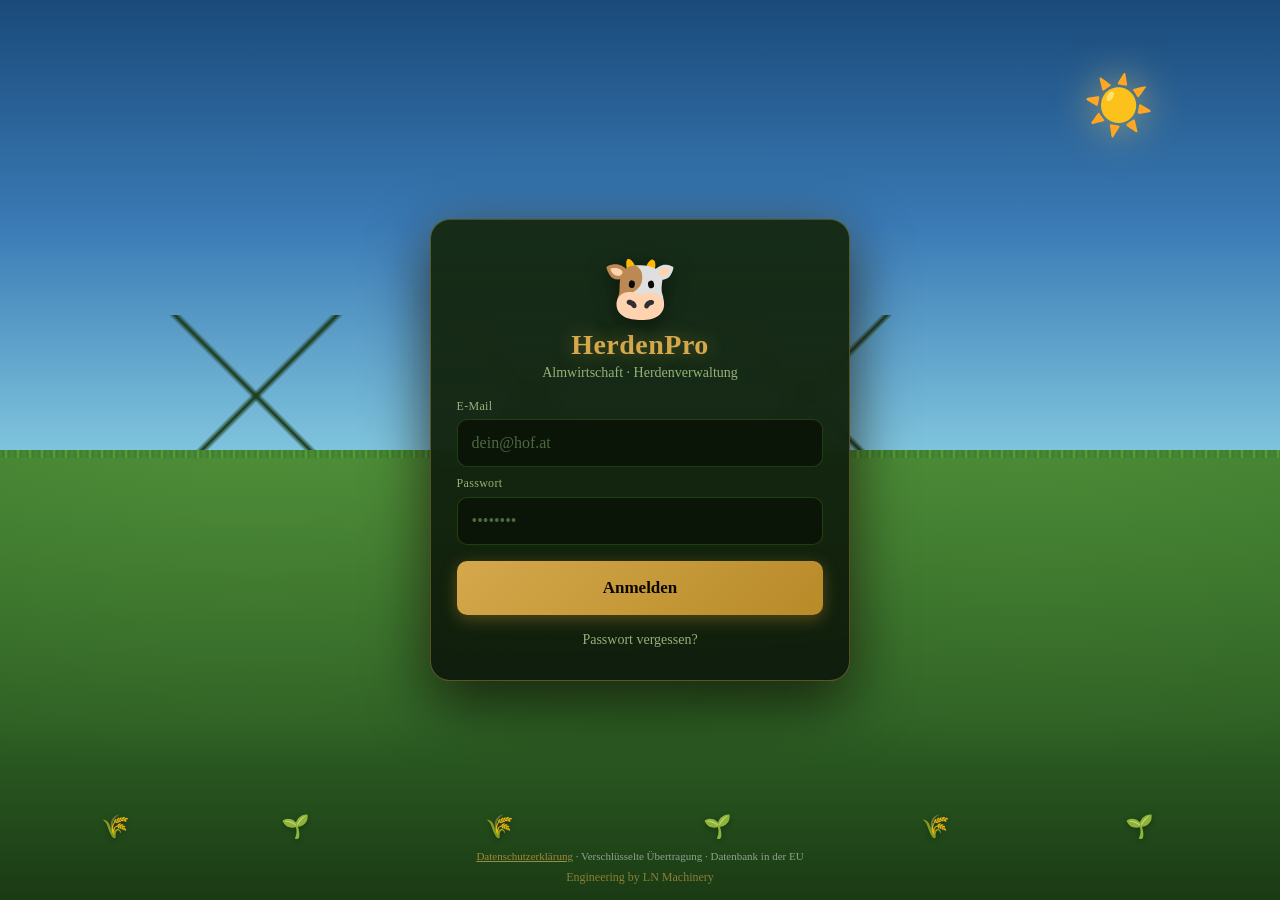
<file: index.html>
<!DOCTYPE html>
<html lang="de">
<head>
<meta charset="UTF-8"/>
<meta name="viewport" content="width=device-width,initial-scale=1,viewport-fit=cover"/>
<meta http-equiv="Cache-Control" content="no-cache, no-store, must-revalidate">
<meta http-equiv="Pragma" content="no-cache">
<meta name="theme-color" content="#0c1a09"/>
<meta name="color-scheme" content="dark"/>
<meta name="mobile-web-app-capable" content="yes"/>
<meta name="apple-mobile-web-app-capable" content="yes"/>
<meta name="apple-mobile-web-app-status-bar-style" content="black-translucent"/>
<meta name="apple-mobile-web-app-title" content="HerdenPro"/>
<meta name="application-name" content="HerdenPro"/>
<meta name="description" content="Digitale Herdenverwaltung für Almwirtschaft — Milchmessung, Behandlungen, Sennerei"/>
<!-- Favicon + Icons (SVG scales an alle Größen) -->
<link rel="icon" type="image/svg+xml" href="icon.svg"/>
<link rel="mask-icon" href="icon.svg" color="#0c1a09"/>
<link rel="apple-touch-icon" href="icon.svg"/>
<link rel="apple-touch-icon" sizes="180x180" href="icon.svg"/>
<link rel="apple-touch-icon" sizes="152x152" href="icon.svg"/>
<link rel="apple-touch-icon" sizes="167x167" href="icon.svg"/>
<title>HerdenPro</title>
<link rel="manifest" href="manifest.json"/>

<!-- ══════════════════════════════════════════════════════════════════════════
     🔧 FIREBASE-KONFIGURATION – hier deine Werte eintragen
     (Firebase Console → Projekteinstellungen → Web-App → Config)
═══════════════════════════════════════════════════════════════════════════ -->
<script>
// Force clear cache if version changed
// v54.22: (1) nur EIGENEN Service Worker + EIGENE Caches löschen (beide Almen liegen auf
// derselben Domain — vorher wurde die andere Alm offline-unfähig), (2) erst NACH dem
// Löschen neu laden (vorher Race → Update griff erst beim übernächsten Start).
if(localStorage.getItem('hp_version') !== 'v54.68') {
  localStorage.removeItem('mainNav');
  localStorage.removeItem('mehrOrder');
  localStorage.setItem('hp_version','v54.68');
  var _hpAppId = location.pathname.replace(/[^\/]*$/, '').replace(/\W+/g, '_');
  var _hpDone = [];
  if('serviceWorker' in navigator) {
    _hpDone.push(navigator.serviceWorker.getRegistration().then(function(reg) { if(reg) return reg.unregister(); }).catch(function(){}));
  }
  if(window.caches) {
    _hpDone.push(caches.keys().then(function(keys) {
      return Promise.all(keys.filter(function(k) {
        return /^herdenpro-v\d+$/.test(k) || k.slice(-_hpAppId.length) === _hpAppId;   // alte (ungeteilte) + eigene
      }).map(function(k) { return caches.delete(k); }));
    }).catch(function(){}));
  }
  var _hpRk = 'reloaded_' + localStorage.getItem('hp_version');
  if(!sessionStorage.getItem(_hpRk)) {
    sessionStorage.setItem(_hpRk, '1');
    Promise.all(_hpDone).then(function() { window.location.reload(); });
  }
}
// Early doLogin – funktioniert auch wenn Hauptscript noch lädt
window.toggleFab = function() {
  var fab = document.getElementById('fab-menu');
  if(fab) fab.style.display = fab.style.display==='none'?'flex':'none';
};

// Vollständige toggleMehrMenu - funktioniert auch vor renderNav
window.toggleMehrMenu = function(e) {
  if(e && e.stopPropagation) e.stopPropagation();
  var m = document.getElementById('mehr-menu');
  if(!m) return;
  var isOpen = m.style.display === 'block';
  m.style.display = isOpen ? 'none' : 'block';
  if(!isOpen) {
    // User-Header befüllen (Email + Rolle)
    var uh = document.getElementById('mehr-user-header');
    if(uh) {
      var mail = (window._currentUser && window._currentUser.email) || '–';
      var rolle = window._currentRole || 'hirte';
      var rolleLabels = {admin:'Admin',hirte:'Hirte',molkerei:'Molkerei',milchmesser:'Milchmesser',sennerei:'Sennerei'};
      uh.innerHTML =
        '<div style="min-width:0;flex:1">' +
          '<div style="font-size:.62rem;color:var(--text3);letter-spacing:.05em">ANGEMELDET ALS</div>' +
          '<div style="font-size:.85rem;color:var(--text);font-weight:600;overflow:hidden;text-overflow:ellipsis;white-space:nowrap">' + mail + '</div>' +
        '</div>' +
        '<span class="role-badge role-' + rolle + '" style="font-size:.7rem;padding:.2rem .55rem;border-radius:8px;background:rgba(212,168,75,.15);border:1px solid var(--gold2);color:var(--gold)">' + (rolleLabels[rolle] || rolle) + '</span>';
    }
    var grid = document.getElementById('mehr-grid');
    if(grid) {
      var mainNav = window._mainNav || ['dashboard','herde','saison','milch'];
      var allMods = (window.ALLE_MODULE && window.ALLE_MODULE.length > 4) ? window.ALLE_MODULE : [
        {id:'zaehlung',icon:'✓',label:'Zählung'},{id:'weide',icon:'🌿',label:'Weide'},
        {id:'behandlung',icon:'⚕',label:'Behandlung'},{id:'besamung',icon:'🐮',label:'Besamung'},
        {id:'bestandsbuch',icon:'📋',label:'Bestandsbuch'},{id:'einstellungen',icon:'⚙',label:'Einstellungen'},
        {id:'journal',icon:'📓',label:'Journal'},{id:'alpung',icon:'📊',label:'Alpungstage'},
        {id:'kontakte',icon:'📞',label:'Kontakte'},{id:'gruppen',icon:'🏷',label:'Gruppen'},
        {id:'kontrolle',icon:'🔍',label:'Kontrolle'},{id:'kalender',icon:'📅',label:'Kalender'},
        {id:'statistik',icon:'📊',label:'Statistik'},{id:'backup',icon:'💾',label:'Backup'},{id:'papierkorb',icon:'🗑',label:'Papierkorb'},
        {id:'suche',icon:'🔎',label:'Suche'},{id:'chat',icon:'💬',label:'Chat'},
        {id:'kraftfutter',icon:'🌾',label:'Kraftfutter'},{id:'wetter',icon:'⛅',label:'Wetter'},
        {id:'kaese',icon:'🧀',label:'Käse'},{id:'sennerei',icon:'🥛',label:'Sennerei'},{id:'bauern_menu',icon:'👥',label:'Bauern'},
        {id:'wartung',icon:'🔧',label:'Wartung'},{id:'lager',icon:'📦',label:'Lager'},
        {id:'aufgaben',icon:'✅',label:'Aufgaben'},
        {id:'milchqualitaet',icon:'🧪',label:'Milchqualität'},
        {id:'darstellung',icon:'📐',label:'Darstellung'},
        {id:'spiel',icon:'🎮',label:'Alm-Renner'},
      ];
      var imMenu = allMods.filter(function(mod){ return !mainNav.includes(mod.id) && mod.id !== '__drucken__'; });
      grid.innerHTML = imMenu.map(function(mod){
        return '<button class="mehr-btn" onclick="(window.navigate&&window.navigate(\''+mod.id+'\'));document.getElementById(\'mehr-menu\').style.display=\'none\'" style="width:100%"><span>'+mod.icon+'</span>'+mod.label+'</button>';
      }).join('');
    }
  }
};
// Fallbacks für Funktionen die vor dem Hauptscript aufgerufen werden könnten
['showMilchForm','showKuhForm','showBehandlungForm','showKlauenForm','showKraftfutterForm',
 'showAufgabeForm','showWartungMaschineForm','showLagerArtikelForm'].forEach(function(fn){
  if(!window[fn]) window[fn] = function(){ setTimeout(function(){ if(window[fn+'_real'])window[fn+'_real'](); }, 500); };
});
window.doLogin = async function() {
  try {
    if(typeof firebase === 'undefined') {
      var errEl = document.getElementById('login-error');
      if(errEl){errEl.textContent='Firebase lädt noch, bitte kurz warten…';errEl.style.display='';}
      return;
    }
    if(!firebase.apps.length) firebase.initializeApp(window.FIREBASE_CONFIG);
    var email = document.getElementById('login-email')?.value.trim();
    var pw = document.getElementById('login-pw')?.value;
    if(!email||!pw){
      var errEl=document.getElementById('login-error');
      if(errEl){errEl.textContent='Bitte E-Mail und Passwort eingeben.';errEl.style.display='';}
      return;
    }
    var btn = document.querySelector('#login-form button');
    if(btn){btn.textContent='⏳ Anmelden…';btn.disabled=true;}
    try {
      // Hard-Timeout 20s — verhindert dass Button ewig lädt bei schwacher Verbindung
      var signInP = firebase.auth().signInWithEmailAndPassword(email, pw);
      var timeoutP = new Promise(function(_,rej){ setTimeout(function(){ rej(new Error('LOGIN_TIMEOUT')); }, 20000); });
      await Promise.race([signInP, timeoutP]);
      try {
        var packed = btoa(unescape(encodeURIComponent(JSON.stringify({e: email, p: pw}))));
        localStorage.setItem('hp_autoauth', packed);
      } catch(x) { console.warn('Auto-Login speichern:', x); }
      // onAuthStateChanged übernimmt den Rest
    } catch(e) {
      if(String(e.message||'').includes('LOGIN_TIMEOUT')) {
        var errEl2=document.getElementById('login-error');
        if(errEl2){errEl2.textContent='Timeout (20s) — Server antwortet nicht. Verbindung schwach? Nochmal versuchen.';errEl2.style.display='';}
        if(btn){btn.textContent='Anmelden';btn.disabled=false;}
        return;
      }
      var msgs = {
        'auth/user-not-found':'E-Mail nicht gefunden.',
        'auth/wrong-password':'Falsches Passwort.',
        'auth/invalid-email':'Ungültige E-Mail.',
        'auth/too-many-requests':'Zu viele Versuche. Bitte warte kurz.',
        'auth/invalid-credential':'E-Mail oder Passwort falsch.'
      };
      var errEl=document.getElementById('login-error');
      if(errEl){errEl.textContent=msgs[e.code]||'Fehler: '+e.message;errEl.style.display='';}
    } finally {
      if(btn){btn.textContent='Anmelden';btn.disabled=false;}
    }
  } catch(err) {
    console.error('doLogin error:', err);
  }
};
// ════════════════════════════════════════════════════════════════════════════
// FIREBASE-CONFIG mit ENV-SWITCH (Prod / Test)
// Umschaltung via localStorage.hp_env ('prod' | 'test')
// Test-Config wird als JSON in localStorage.hp_test_config gespeichert
// ════════════════════════════════════════════════════════════════════════════
window.HP_PROD_CONFIG = {
  apiKey:            "AIzaSyB2YSWcf1Kk2QG_JcCjkgJikx-f73yj-kc",
  authDomain:        "herdenmanagement-33ff5.firebaseapp.com",
  databaseURL:       "https://herdenmanagement-33ff5-default-rtdb.europe-west1.firebasedatabase.app",
  projectId:         "herdenmanagement-33ff5",
  storageBucket:     "herdenmanagement-33ff5.firebasestorage.app",
  messagingSenderId: "878244944607",
  appId:             "1:878244944607:web:f03beab5ae689495f6676a"
};
window.HP_ENV = (function() {
  try {
    const env = localStorage.getItem('hp_env');
    if(env === 'test') {
      const raw = localStorage.getItem('hp_test_config');
      if(raw) {
        const cfg = JSON.parse(raw);
        if(cfg && cfg.apiKey && cfg.databaseURL) {
          console.log('[Env] TEST-MODUS aktiv · Projekt:', cfg.projectId);
          return 'test';
        }
      }
      console.warn('[Env] Test-Modus angefordert aber keine gültige Test-Config. Nutze PROD.');
    }
  } catch(e) { console.warn('[Env] Fehler beim Env-Load:', e); }
  return 'prod';
})();
window.FIREBASE_CONFIG = (function() {
  if(window.HP_ENV === 'test') {
    try { return JSON.parse(localStorage.getItem('hp_test_config')); } catch(e) {}
  }
  return window.HP_PROD_CONFIG;
})();

// ── PROJEKT-WECHSEL-ERKENNUNG ──
// Beide HerdenPro-Apps liegen auf sepplkbg.github.io — teilen sich localStorage.
// Wenn zuletzt ein anderes Firebase-Projekt geladen war (andere Alm) → alle
// alten Cache- und Auth-Daten LÖSCHEN, damit die neue Alm sauber startet.
(function() {
  try {
    const currentProjectId = (window.FIREBASE_CONFIG || {}).projectId;
    if(!currentProjectId) return;
    const storedProjectId = localStorage.getItem('hp_last_projectId');
    window._hpPrevProjectId = storedProjectId || currentProjectId;   // v54.22: für Pending-Migration (app-milch-v2)
    if(storedProjectId && storedProjectId !== currentProjectId) {
      console.warn('[Multi-App] Projekt-Wechsel erkannt: ' + storedProjectId + ' → ' + currentProjectId + ' · Cache & Auth werden zurückgesetzt');
      // Alle Cache-, Auth- und User-Daten weg
      const keys = Object.keys(localStorage);
      keys.forEach(k => {
        if(k.startsWith('hp_autoauth') ||
           k.startsWith('cache_') ||
           k === 'lastAuthUid' ||
           k === 'mainNav' ||
           k === 'mehrOrder' ||
           k === 'hp_version' ||
           k.startsWith('milchWarn') ||
           k.startsWith('milch_') ||
           k.startsWith('cache_userProfile_')) {
          localStorage.removeItem(k);
        }
      });
      // v54.22: Service Worker + Offline-Caches NICHT mehr löschen — sie enthalten nur
      // Programmdateien (pro Adresse getrennt). Vorher verlor dabei die ANDERE Alm ihren Offline-Cache.
      // Session-Marker damit die Reload-Schleife den Reset nicht dauernd wiederholt
      sessionStorage.setItem('hp_projekt_reset', '1');
      // Sanft neu laden — der Fetch holt frische Dateien
      if(!sessionStorage.getItem('hp_projekt_reset_reloaded')) {
        sessionStorage.setItem('hp_projekt_reset_reloaded','1');
        setTimeout(function(){ location.reload(); }, 100);
      }
    }
    localStorage.setItem('hp_last_projectId', currentProjectId);
  } catch(e) { console.warn('[Multi-App] Projekt-Check-Fehler:', e); }
})();
  // ── ALLE_MODULE (muss vor renderNav verfügbar sein) ──
  window.ALLE_MODULE = [
    {id:'herde',    icon:'🐄',  label:'Herde'},
    {id:'milch',    icon:'🥛',  label:'Milch'},
    {id:'saison',    icon:'▲',   label:'Saison'},
    {id:'zaehlung',  icon:'✓',   label:'Zählung'},
    {id:'weide',     icon:'🌿',  label:'Weide'},
    {id:'behandlung',icon:'⚕',   label:'Behandlung'},
    {id:'besamung',  icon:'🐮',  label:'Besamung'},
    {id:'bestandsbuch',icon:'📋',label:'Bestandsbuch'},
    {id:'einstellungen',icon:'⚙',label:'Einstellungen'},
    {id:'benutzer',    icon:'👤', label:'Benutzer'},
    {id:'journal',   icon:'📓',  label:'Journal'},
    {id:'alpung',    icon:'📊',  label:'Alpungstage'},
    {id:'kontakte',  icon:'📞',  label:'Kontakte'},
    {id:'gruppen',   icon:'🏷',  label:'Gruppen'},
    {id:'kontrolle', icon:'🔍',  label:'Kontrolle'},
    {id:'kalender',  icon:'📅',  label:'Kalender'},
    {id:'statistik', icon:'📊',  label:'Statistik'},
    {id:'backup',    icon:'💾',  label:'Backup'},
    {id:'papierkorb', icon:'🗑',  label:'Papierkorb'},
    {id:'suche',     icon:'🔎',  label:'Suche'},
    {id:'chat',       icon:'💬',  label:'Chat'},
    {id:'kraftfutter',icon:'🌾',  label:'Kraftfutter'},
    {id:'wetter',    icon:'⛅',  label:'Wetter'},
    {id:'kaese',     icon:'🧀',  label:'Käse'},
    {id:'sennerei',  icon:'🥛',  label:'Sennerei'},
    {id:'bauern_menu',icon:'👥',  label:'Bauern'},
    {id:'saisonvergleich',icon:'📈',label:'Saisonvergleich'},
    {id:'traenke',   icon:'💧',  label:'Tränke'},
    {id:'stallplan',  icon:'🏚',  label:'Stallplan'},
    {id:'qrscanner',  icon:'📷',  label:'QR-Scanner'},
    {id:'wartung',    icon:'🔧',  label:'Wartung'},
    {id:'lager',      icon:'📦',  label:'Lager'},
    {id:'aufgaben',   icon:'✅',  label:'Aufgaben'},
    {id:'milchqualitaet',icon:'🧪',label:'Milchqualität'},
    {id:'darstellung',icon:'📐',  label:'Darstellung'},
    {id:'spiel',     icon:'🎮',  label:'Alm-Renner'},
    {id:'__drucken__',icon:'🖨',  label:'Drucken'},
  ];
  window.DEFAULT_MAIN_NAV = ['dashboard','herde','saison','milch'];
  window._mainNav = JSON.parse(localStorage.getItem('mainNav')||'null') || window.DEFAULT_MAIN_NAV.slice();
  window._mehrAnpassen = false;
  // localStorage already reset by version check above

  // ── Stubs (werden vom Hauptscript überschrieben – NICHT hier überschreiben!) ──
  window._navReady = false;
  // toggleMehrMenu: nicht überschreiben – kommt vom Hauptscript
  window.closeMehr = window.closeMehr || function() {
    var m=document.getElementById('mehr-menu');
    if(m) m.style.display='none';
  };
</script>

<link rel="stylesheet" href="styles.css?v=54.68"/>
<!-- Firebase Compat SDK -->
<script src="lib/firebase-app-compat.js"></script>
<script src="lib/firebase-database-compat.js"></script>
<script src="lib/firebase-auth-compat.js"></script>
<script src="lib/firebase-storage-compat.js"></script>
<script src="app-security.js?v=54.68"></script>
<script src="lib/html2canvas.min.js"></script>
<script src="lib/pdf.min.js"></script>
<script>if(typeof pdfjsLib !== 'undefined'){pdfjsLib.GlobalWorkerOptions.workerSrc = 'lib/pdf.worker.min.js';}</script>
<!-- ExcelJS für XLSX-Export mit Formatierung (rote Zellen, Kommentare) -->
<script src="lib/exceljs.min.js"></script>
<link rel="stylesheet" href="lib/leaflet.css" />
<script src="lib/leaflet.js"></script>
<script src="lib/jsQR.js"></script>

<!-- ICONIFY: Icons lokal (lib/icons-data.js). Usage: <iconify-icon icon="lucide:cow"></iconify-icon> -->
<script src="lib/iconify-icon.min.js"></script>
<script src="lib/icons-data.js"></script>
<style>
  iconify-icon {
    display: inline-block;
    vertical-align: -0.125em;
    font-size: 1.2em;
    line-height: 1;
  }
  .hp-icon-lg { font-size: 1.5em; }
  .hp-icon-xl { font-size: 2em; }
  .hp-icon-2xl { font-size: 2.5em; }

  /* HP-FIX-STYLES (v54.13): UX-Verbesserungen basierend auf QA-Runde */
  /* 1) Statistik/Milch-Zahlen skalieren automatisch, statt überzustehen */
  .stat-card {
    overflow: hidden;
  }
  .stat-card .stat-num {
    font-size: clamp(1rem, 6vw, 2rem) !important;
    max-width: 100%;
    overflow: hidden;
    text-overflow: ellipsis;
    white-space: nowrap;
    line-height: 1.15;
  }
  /* 2) Kalender-Titel brechen bei langen Wörtern statt zu überstehen */
  .list-card-title {
    word-break: break-word;
    overflow-wrap: anywhere;
    hyphens: auto;
  }
  /* 3) Milch-Sync-Help-Button (?) grösser für Touch */
  .milch-sync-action {
    min-width: 44px !important;
    min-height: 44px !important;
    display: inline-flex !important;
    align-items: center;
    justify-content: center;
  }
  /* 4) Kalender Event-Spans in Zellen brechen */
  .calendar-day span, .calendar-cell span {
    word-break: break-word;
    overflow-wrap: anywhere;
    display: inline-block;
    max-width: 100%;
  }
  /* 5) Header-Icon-Buttons Touch-Target auf 44x44 (Apple/Google-Standard) */
  #global-suche-btn, #schrift-quick-btn {
    min-width: 44px !important;
    min-height: 44px !important;
    padding: 0.4rem 0.6rem !important;
  }
</style>

<!-- KÄSE MODUL CSS -->

</head>
<body>

<!-- LOGIN SCREEN -->
<div id="login-screen">
  <!-- Animierte Wiese im Hintergrund -->
  <div class="login-meadow">
    <div class="login-sky"></div>
    <div class="login-mountains"></div>
    <div class="login-grass"></div>
    <!-- Kühe auf der Wiese (CSS-Animation: laufen, Kopf senken zum Grasen) -->
    <div class="login-cow login-cow-1">🐄</div>
    <div class="login-cow login-cow-2">🐮</div>
    <div class="login-cow login-cow-3">🐄</div>
    <div class="login-cow login-cow-4">🐮</div>
    <!-- Grashalme die wehen -->
    <div class="login-grasshalm" style="left:8%;animation-delay:0s">🌾</div>
    <div class="login-grasshalm" style="left:22%;animation-delay:.7s">🌱</div>
    <div class="login-grasshalm" style="left:38%;animation-delay:1.3s">🌾</div>
    <div class="login-grasshalm" style="left:55%;animation-delay:.4s">🌱</div>
    <div class="login-grasshalm" style="left:72%;animation-delay:1.1s">🌾</div>
    <div class="login-grasshalm" style="left:88%;animation-delay:.9s">🌱</div>
    <!-- Sonne -->
    <div class="login-sun">☀️</div>
  </div>

  <!-- Login-Karte vorne mittig -->
  <div class="login-card">
    <div class="login-logo">🐄</div>
    <h1 class="login-title">HerdenPro</h1>
    <p class="login-subtitle">Almwirtschaft · Herdenverwaltung</p>
    <div id="login-error" class="login-error" style="display:none"></div>
    <div id="login-form">
      <label class="login-label" for="login-email">E-Mail</label>
      <input id="login-email" class="login-input" type="email" placeholder="dein@hof.at" inputmode="email" autocomplete="email" autocapitalize="none" />
      <label class="login-label" for="login-pw">Passwort</label>
      <input id="login-pw" class="login-input" type="password" placeholder="••••••••" autocomplete="current-password" onkeydown="if(event.key==='Enter')doLogin()" />
      <button onclick="doLogin()" class="login-btn">Anmelden</button>
    </div>
    <button onclick="showPwReset()" class="login-link">Passwort vergessen?</button>
  </div>

  <!-- Footer -->
  <div class="login-footer">
    <a href="./datenschutz.html" target="_blank">Datenschutzerklärung</a>
    <span> · Verschlüsselte Übertragung · Datenbank in der EU</span>
    <div class="login-engineering">Engineering by LN Machinery</div>
  </div>
</div>

<div id="root" style="display:none">
  <!-- Install Banner (iOS Hinweis) -->
  <div id="install-banner" class="hidden">
    <span>📲 Zum Homescreen hinzufügen: Safari → Teilen → „Zum Home-Bildschirm"</span>
    <button onclick="document.getElementById('install-banner').classList.add('hidden')"
      style="background:none;border:none;color:var(--text3);font-size:1.1rem;cursor:pointer;flex-shrink:0">✕</button>
  </div>

  <!-- Offline Banner -->
  <div id="offline-banner" style="display:none;background:var(--orange);color:#1a0a00;padding:.5rem 1rem;font-size:.8rem;align-items:center;gap:.5rem;flex-shrink:0;z-index:100">
    <span>📡</span>
    <span>Offline – Änderungen werden gespeichert sobald wieder online</span>
  </div>
  <div id="offline-sync-banner" style="display:none;background:rgba(200,120,0,.95);color:#fff;padding:.45rem 1rem;font-size:.78rem;text-align:center;z-index:100;flex-shrink:0">
    ⚠ Wieder online – Daten werden synchronisiert. Bei mehreren Geräten bitte Einträge prüfen.
  </div>

  <!-- Milch v2: globaler Sync-Banner (immer sichtbar solange pending oder Konflikte) -->
  <div id="milch-sync-banner" class="milch-sync-banner" style="display:none"></div>

  <!-- Top Bar -->
  <div id="topbar">
    <div style="display:flex;flex-direction:column;line-height:1.1">
      <span id="topbar-title">🐄 HerdenPro</span>
      <span style="font-size:.48rem;color:var(--text3);letter-spacing:.06em;opacity:.8">Engineering by LN Machinery</span>
    </div>
    <div style="display:flex;align-items:center;gap:.5rem">
      <!-- GLOBALE SUCHE -->
      <button id="global-suche-btn" onclick="hpSuche()"
        title="Suche (Kuh, Bauer, Behandlung, ...)"
        style="background:transparent;border:1.5px solid var(--border2);border-radius:8px;padding:.15rem .45rem;color:var(--text2);cursor:pointer;line-height:1;font-size:.95rem;display:inline-flex;align-items:center;justify-content:center;min-width:28px">🔍</button>
      <!-- Schriftgröße-Schnellzugriff -->
      <button id="schrift-quick-btn" onclick="toggleSchriftPopup()"
        title="Schriftgröße anpassen"
        style="background:transparent;border:1.5px solid var(--border2);border-radius:8px;padding:.15rem .45rem;color:var(--text2);font-family:Georgia,serif;font-weight:700;cursor:pointer;line-height:1;display:inline-flex;align-items:baseline;gap:1px">
        <span style="font-size:.85em">A</span><span style="font-size:1.1em">A</span>
      </button>
      <div class="sync-indicator" id="sync-dot" title="Verbunden"></div>
    </div>
  </div>

  <!-- Schriftgröße-Popup (overlay) -->
  <div id="schrift-popup" style="display:none;position:fixed;top:calc(var(--topbar-h,56px) + 6px);right:.6rem;z-index:9999;background:var(--bg2);border:1px solid var(--gold2);border-radius:14px;padding:.6rem;box-shadow:0 8px 32px rgba(0,0,0,.6);min-width:14rem">
    <div style="font-size:11px;color:var(--text3);text-align:center;margin-bottom:.4rem;letter-spacing:.05em;font-weight:700">SCHRIFTGRÖSSE</div>
    <div style="display:flex;gap:.2rem;align-items:flex-end;justify-content:center;flex-wrap:wrap" id="schrift-buttons">
      <button data-skala="0.50" onclick="setSchriftSkala('0.50')" style="padding:.35rem .35rem;background:var(--bg);border:2px solid var(--border);border-radius:7px;color:var(--text2);cursor:pointer;font-family:Georgia,serif;font-weight:700;font-size:9px">A</button>
      <button data-skala="0.70" onclick="setSchriftSkala('0.70')" style="padding:.35rem .35rem;background:var(--bg);border:2px solid var(--border);border-radius:7px;color:var(--text2);cursor:pointer;font-family:Georgia,serif;font-weight:700;font-size:11px">A</button>
      <button data-skala="0.85" onclick="setSchriftSkala('0.85')" style="padding:.35rem .35rem;background:var(--bg);border:2px solid var(--border);border-radius:7px;color:var(--text2);cursor:pointer;font-family:Georgia,serif;font-weight:700;font-size:14px">A</button>
      <button data-skala="1.00" onclick="setSchriftSkala('1.00')" style="padding:.35rem .35rem;background:var(--bg);border:2px solid var(--border);border-radius:7px;color:var(--text2);cursor:pointer;font-family:Georgia,serif;font-weight:700;font-size:16px">A</button>
      <button data-skala="1.30" onclick="setSchriftSkala('1.30')" style="padding:.35rem .35rem;background:var(--bg);border:2px solid var(--border);border-radius:7px;color:var(--text2);cursor:pointer;font-family:Georgia,serif;font-weight:700;font-size:19px">A</button>
      <button data-skala="1.60" onclick="setSchriftSkala('1.60')" style="padding:.35rem .35rem;background:var(--bg);border:2px solid var(--border);border-radius:7px;color:var(--text2);cursor:pointer;font-family:Georgia,serif;font-weight:700;font-size:22px">A</button>
      <button data-skala="2.00" onclick="setSchriftSkala('2.00')" style="padding:.35rem .35rem;background:var(--bg);border:2px solid var(--border);border-radius:7px;color:var(--text2);cursor:pointer;font-family:Georgia,serif;font-weight:700;font-size:25px">A</button>
    </div>
    <div style="display:flex;justify-content:space-between;font-size:9px;color:var(--text3);margin-top:.25rem;padding:0 .2rem">
      <span>Sehr klein</span><span>Sehr groß</span>
    </div>
    <!-- App-Update / Cache-Reset (für alle Rollen erreichbar) -->
    <div style="border-top:1px solid var(--border);margin-top:.6rem;padding-top:.5rem">
      <button onclick="clearCache()" style="width:100%;padding:.5rem;background:var(--bg);border:1px solid var(--border2);border-radius:8px;color:var(--text2);cursor:pointer;font-family:inherit;font-size:.78rem;font-weight:600;display:flex;align-items:center;justify-content:center;gap:.4rem">
        <span>↺</span>App aktualisieren
      </button>
      <div style="font-size:9px;color:var(--text3);text-align:center;margin-top:.25rem">Lädt die neueste Version</div>
    </div>
  </div>

  <!-- Main Content -->
  <div id="main-content">
    <div class="empty-state">🐄 HerdenPro lädt…</div>
  </div>

  <!-- Bottom Nav -->
  <nav id="bottom-nav">
    <button class="nav-item active" data-view="dashboard"    onclick="navigate('dashboard')"><span class="nav-icon">⌂</span>Start</button>
    <button class="nav-item"        data-view="herde"        onclick="navigate('herde')"><span class="nav-icon">🐄</span>Herde</button>
    <button class="nav-item"        data-view="saison"       onclick="navigate('saison')"><span class="nav-icon">⛰</span>Saison</button>
    <button class="nav-item"        data-view="milch"        onclick="navigate('milch')"><span class="nav-icon">🥛</span>Milch</button>
    <button class="nav-item"        data-view="mehr"         id="nav-mehr" onclick="window.toggleMehrMenu&&window.toggleMehrMenu(event)"><span class="nav-icon">⋯</span>Mehr</button>
  </nav>

  <!-- Mehr-Menü -->
  <div id="mehr-menu" style="display:none;position:fixed;bottom:calc(var(--nav-h) + var(--safe-b));left:0;right:0;z-index:50;padding:.6rem;background:linear-gradient(180deg,var(--bg2),var(--bg));border-top:1px solid var(--border2);box-shadow:0 -8px 30px rgba(0,0,0,.4);max-height:80vh;overflow-y:auto">
    <!-- User-Header: für alle Rollen sichtbar, damit auch Rollen ohne Einstellungen-Zugriff abmelden können -->
    <div id="mehr-user-header" style="display:flex;align-items:center;justify-content:space-between;gap:.5rem;padding:.5rem .7rem;background:var(--bg3);border:1px solid var(--border);border-radius:10px;margin-bottom:.6rem"></div>
    <div id="mehr-grid"></div>
    <div style="text-align:center;margin-top:.5rem;display:flex;justify-content:center;gap:.5rem;flex-wrap:wrap">

      <button onclick="toggleMehrAnpassen()" style="background:none;border:1px solid var(--border);border-radius:20px;color:var(--text3);font-size:.72rem;cursor:pointer;font-family:inherit;padding:.25rem .8rem">⚙ Anpassen</button>
    </div>

    <div id="mehr-anpassen" style="display:none;margin-top:.4rem;padding-top:.4rem;border-top:1px solid var(--border)">
      <div style="font-size:.7rem;color:var(--text3);margin-bottom:.4rem;text-align:center">◆ = in Hauptnavigation · Antippen zum Wechseln</div>
      <div id="alle-module-grid"></div>
    </div>
    <!-- Abmelden-Button ganz unten: für Rollen ohne Einstellungen-Zugriff -->
    <div style="margin-top:.6rem;padding-top:.6rem;border-top:1px solid var(--border);text-align:center">
      <button onclick="doLogout();document.getElementById('mehr-menu').style.display='none'"
        style="background:rgba(200,60,60,.12);border:1px solid rgba(200,60,60,.4);color:#e05a5a;font-size:.85rem;font-weight:600;padding:.55rem 1.2rem;border-radius:10px;cursor:pointer;font-family:inherit;width:100%;max-width:280px">
        ⎋ Abmelden
      </button>
    </div>
  </div>
</div>

<script src="lib/email.min.js"></script>
<script src="app-icons.js?v=54.68"></script>
<script src="app-core.js?v=54.68"></script>
<script src="app-views.js?v=54.68"></script>
<script src="app-features.js?v=54.68"></script>
<script src="app-milch-v2.js?v=54.68"></script>
<script src="app-milch-screenshot.js?v=54.68"></script>
<script src="app-email-send.js?v=54.68"></script>
<script src="app-auth-refresh.js?v=54.68"></script>
<script src="app-sennerei.js?v=54.68"></script>
<script src="app-saisonabschluss.js?v=54.68"></script>
<script src="app-saison-archiv.js?v=54.68"></script>
<script src="app-extras.js?v=54.68"></script>
<script src="app-daten.js?v=54.68"></script>
<script src="app-milestone.js?v=54.68"></script>
<script src="app-milch-xlsx.js?v=54.68"></script>
<script src="app-milchsperre.js?v=54.68"></script>
<script src="app-install.js?v=54.68"></script>
<script src="app-sennerei-produktion.js?v=54.68"></script>
<script src="app-almabrechnung.js?v=54.68"></script>
<script src="app-sennerei-verkauf.js?v=54.68"></script>
<script src="app-onboarding.js?v=54.68"></script>
<script src="app-suche.js?v=54.68"></script>
<script src="app-env-switch.js?v=54.68"></script>
<script src="app-auswertung.js?v=54.68"></script>
<script>
document.addEventListener('DOMContentLoaded', function() {
  var mb = document.getElementById('nav-mehr');
  if(mb) mb.onclick = function(e) {
    window.toggleMehrMenu && window.toggleMehrMenu(e);
  };
  // Initialize Firebase
  try {
    let app;
    try { app = firebase.app(); } catch(e2) { app = firebase.initializeApp(window.FIREBASE_CONFIG); }
    db = firebase.database();
    db_instance = db;
    initAuth();
  } catch(e) {
    console.error('Firebase init error:', e);
    const errEl = document.getElementById('login-error');
    if(errEl) { errEl.textContent = 'Verbindungsfehler. Bitte Seite neu laden.'; errEl.style.display=''; }
  }
});
</script>

  <!-- FAB wurde auf User-Wunsch entfernt — Module nutzen den "+ Neu"-Button im Header. -->

  <!-- Käse-Modul-Template (vom Käse-Render genutzt) -->
  <div id="kaese-template" style="display:none"></div>

</body>
</html>
</file>
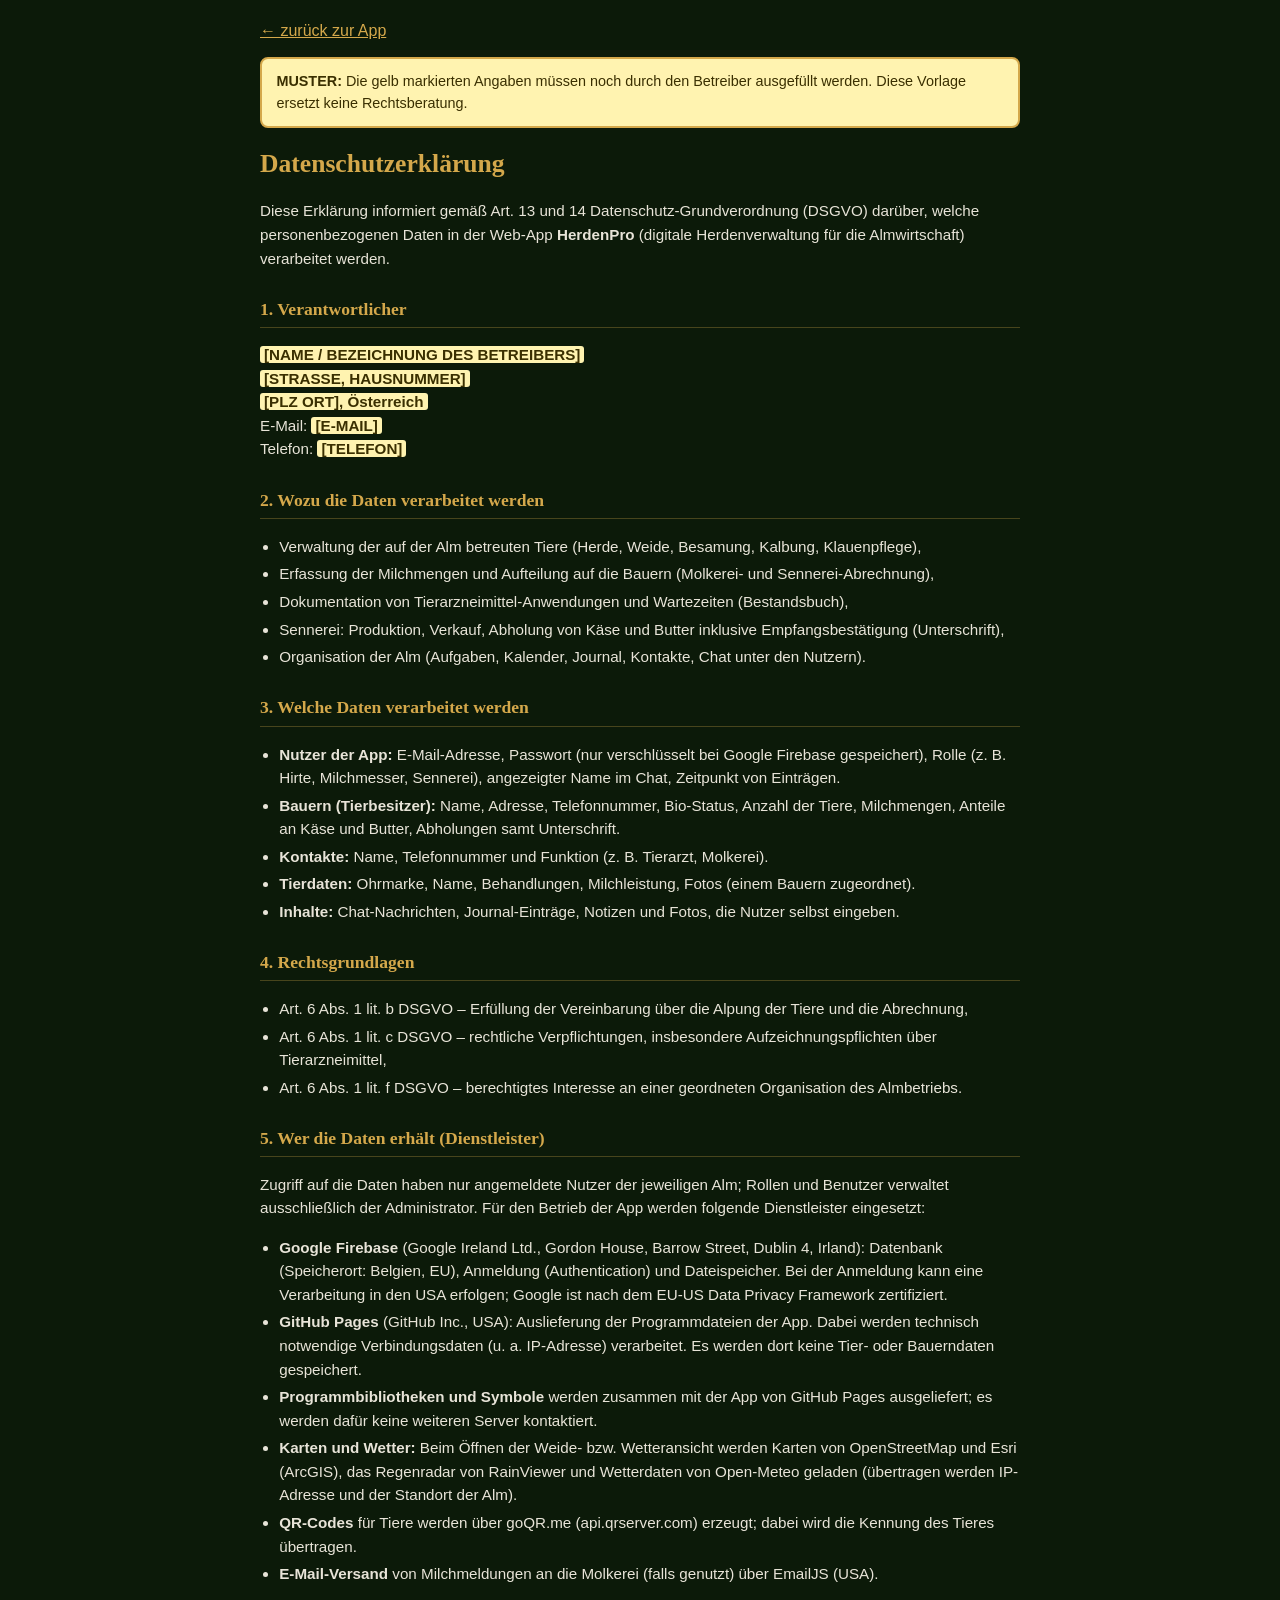
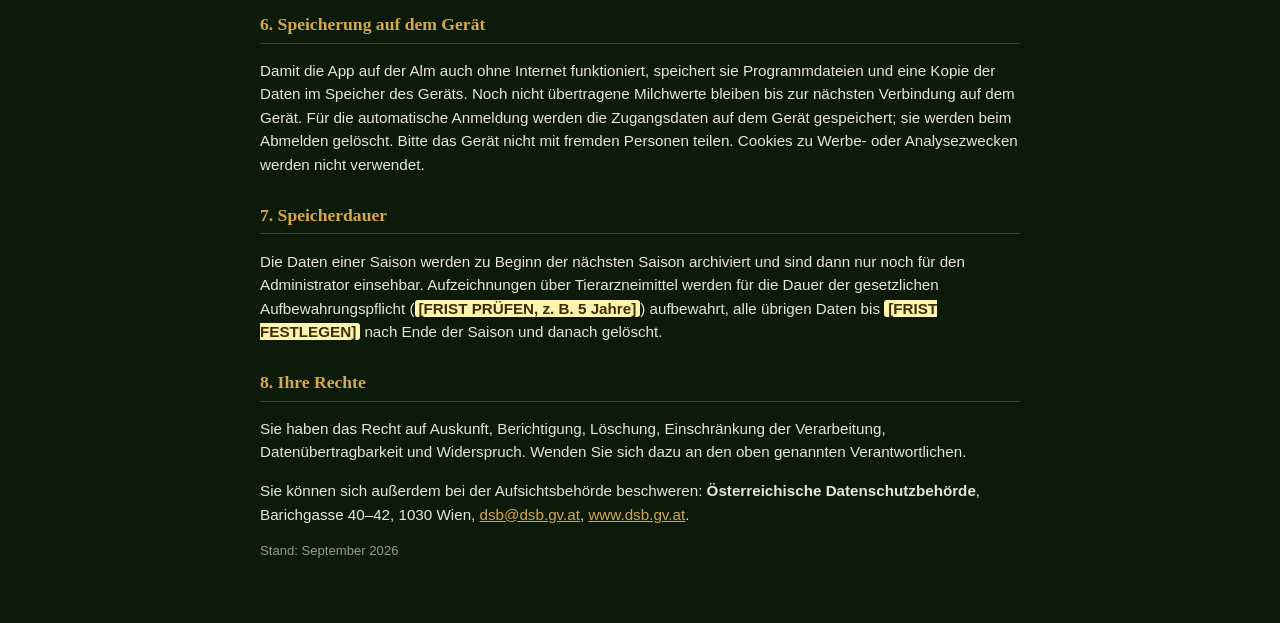
<file: datenschutz.html>
<!DOCTYPE html>
<html lang="de">
<head>
<meta charset="UTF-8"/>
<meta name="viewport" content="width=device-width,initial-scale=1"/>
<meta name="robots" content="noindex"/>
<title>Datenschutzerklärung – HerdenPro</title>
<style>
  body { font-family: -apple-system, "Segoe UI", Roboto, Arial, sans-serif; background:#0c1a09; color:#e8e4d8; margin:0; line-height:1.55; }
  main { max-width: 760px; margin: 0 auto; padding: 1.2rem 1.1rem 3rem; }
  h1 { font-family: Georgia, serif; color:#d4a84b; font-size:1.6rem; margin:.4rem 0 1rem; }
  h2 { font-family: Georgia, serif; color:#d4a84b; font-size:1.1rem; margin:1.6rem 0 .5rem; border-bottom:1px solid rgba(212,168,75,.3); padding-bottom:.25rem; }
  p, li { font-size:.95rem; }
  ul { padding-left:1.2rem; }
  li { margin:.25rem 0; }
  a { color:#d4a84b; }
  .muster { background:#fff3b0; color:#3a2f00; border:2px solid #d4a84b; border-radius:8px; padding:.7rem .9rem; font-size:.9rem; margin-bottom:1rem; }
  .ph { background:#fff3b0; color:#3a2f00; padding:0 .25rem; border-radius:3px; font-weight:700; }
  .klein { color:#9a9a8a; font-size:.82rem; }
  .zurueck { display:inline-block; margin-bottom:.8rem; }
</style>
</head>
<body>
<main>
  <a class="zurueck" href="./">← zurück zur App</a>

  <div class="muster">
    <b>MUSTER:</b> Die gelb markierten Angaben müssen noch durch den Betreiber ausgefüllt werden.
    Diese Vorlage ersetzt keine Rechtsberatung.
  </div>

  <h1>Datenschutzerklärung</h1>
  <p>Diese Erklärung informiert gemäß Art. 13 und 14 Datenschutz-Grundverordnung (DSGVO) darüber,
  welche personenbezogenen Daten in der Web-App <b>HerdenPro</b> (digitale Herdenverwaltung für die Almwirtschaft)
  verarbeitet werden.</p>

  <h2>1. Verantwortlicher</h2>
  <p>
    <span class="ph">[NAME / BEZEICHNUNG DES BETREIBERS]</span><br>
    <span class="ph">[STRASSE, HAUSNUMMER]</span><br>
    <span class="ph">[PLZ ORT], Österreich</span><br>
    E-Mail: <span class="ph">[E-MAIL]</span><br>
    Telefon: <span class="ph">[TELEFON]</span>
  </p>

  <h2>2. Wozu die Daten verarbeitet werden</h2>
  <ul>
    <li>Verwaltung der auf der Alm betreuten Tiere (Herde, Weide, Besamung, Kalbung, Klauenpflege),</li>
    <li>Erfassung der Milchmengen und Aufteilung auf die Bauern (Molkerei- und Sennerei-Abrechnung),</li>
    <li>Dokumentation von Tierarzneimittel-Anwendungen und Wartezeiten (Bestandsbuch),</li>
    <li>Sennerei: Produktion, Verkauf, Abholung von Käse und Butter inklusive Empfangsbestätigung (Unterschrift),</li>
    <li>Organisation der Alm (Aufgaben, Kalender, Journal, Kontakte, Chat unter den Nutzern).</li>
  </ul>

  <h2>3. Welche Daten verarbeitet werden</h2>
  <ul>
    <li><b>Nutzer der App:</b> E-Mail-Adresse, Passwort (nur verschlüsselt bei Google Firebase gespeichert), Rolle
      (z. B. Hirte, Milchmesser, Sennerei), angezeigter Name im Chat, Zeitpunkt von Einträgen.</li>
    <li><b>Bauern (Tierbesitzer):</b> Name, Adresse, Telefonnummer, Bio-Status, Anzahl der Tiere, Milchmengen,
      Anteile an Käse und Butter, Abholungen samt Unterschrift.</li>
    <li><b>Kontakte:</b> Name, Telefonnummer und Funktion (z. B. Tierarzt, Molkerei).</li>
    <li><b>Tierdaten:</b> Ohrmarke, Name, Behandlungen, Milchleistung, Fotos (einem Bauern zugeordnet).</li>
    <li><b>Inhalte:</b> Chat-Nachrichten, Journal-Einträge, Notizen und Fotos, die Nutzer selbst eingeben.</li>
  </ul>

  <h2>4. Rechtsgrundlagen</h2>
  <ul>
    <li>Art. 6 Abs. 1 lit. b DSGVO – Erfüllung der Vereinbarung über die Alpung der Tiere und die Abrechnung,</li>
    <li>Art. 6 Abs. 1 lit. c DSGVO – rechtliche Verpflichtungen, insbesondere Aufzeichnungspflichten über Tierarzneimittel,</li>
    <li>Art. 6 Abs. 1 lit. f DSGVO – berechtigtes Interesse an einer geordneten Organisation des Almbetriebs.</li>
  </ul>

  <h2>5. Wer die Daten erhält (Dienstleister)</h2>
  <p>Zugriff auf die Daten haben nur angemeldete Nutzer der jeweiligen Alm; Rollen und Benutzer verwaltet ausschließlich der Administrator.
  Für den Betrieb der App werden folgende Dienstleister eingesetzt:</p>
  <ul>
    <li><b>Google Firebase</b> (Google Ireland Ltd., Gordon House, Barrow Street, Dublin 4, Irland): Datenbank
      (Speicherort: Belgien, EU), Anmeldung (Authentication) und Dateispeicher. Bei der Anmeldung kann eine Verarbeitung
      in den USA erfolgen; Google ist nach dem EU-US Data Privacy Framework zertifiziert.</li>
    <li><b>GitHub Pages</b> (GitHub Inc., USA): Auslieferung der Programmdateien der App. Dabei werden technisch
      notwendige Verbindungsdaten (u. a. IP-Adresse) verarbeitet. Es werden dort keine Tier- oder Bauerndaten gespeichert.</li>
    <li><b>Programmbibliotheken und Symbole</b> werden zusammen mit der App von GitHub Pages ausgeliefert;
      es werden dafür keine weiteren Server kontaktiert.</li>
    <li><b>Karten und Wetter:</b> Beim Öffnen der Weide- bzw. Wetteransicht werden Karten von OpenStreetMap und Esri (ArcGIS),
      das Regenradar von RainViewer und Wetterdaten von Open-Meteo geladen (übertragen werden IP-Adresse und der Standort der Alm).</li>
    <li><b>QR-Codes</b> für Tiere werden über goQR.me (api.qrserver.com) erzeugt; dabei wird die Kennung des Tieres übertragen.</li>
    <li><b>E-Mail-Versand</b> von Milchmeldungen an die Molkerei (falls genutzt) über EmailJS (USA).</li>
  </ul>

  <h2>6. Speicherung auf dem Gerät</h2>
  <p>Damit die App auf der Alm auch ohne Internet funktioniert, speichert sie Programmdateien und eine Kopie der Daten
  im Speicher des Geräts. Noch nicht übertragene Milchwerte bleiben bis zur nächsten Verbindung auf dem Gerät.
  Für die automatische Anmeldung werden die Zugangsdaten auf dem Gerät gespeichert; sie werden beim Abmelden gelöscht.
  Bitte das Gerät nicht mit fremden Personen teilen. Cookies zu Werbe- oder Analysezwecken werden nicht verwendet.</p>

  <h2>7. Speicherdauer</h2>
  <p>Die Daten einer Saison werden zu Beginn der nächsten Saison archiviert und sind dann nur noch für den Administrator
  einsehbar. Aufzeichnungen über Tierarzneimittel werden für die Dauer der gesetzlichen Aufbewahrungspflicht
  (<span class="ph">[FRIST PRÜFEN, z. B. 5 Jahre]</span>) aufbewahrt, alle übrigen Daten bis
  <span class="ph">[FRIST FESTLEGEN]</span> nach Ende der Saison und danach gelöscht.</p>

  <h2>8. Ihre Rechte</h2>
  <p>Sie haben das Recht auf Auskunft, Berichtigung, Löschung, Einschränkung der Verarbeitung, Datenübertragbarkeit und
  Widerspruch. Wenden Sie sich dazu an den oben genannten Verantwortlichen.</p>
  <p>Sie können sich außerdem bei der Aufsichtsbehörde beschweren:
  <b>Österreichische Datenschutzbehörde</b>, Barichgasse 40–42, 1030 Wien, <a href="mailto:dsb@dsb.gv.at">dsb@dsb.gv.at</a>,
  <a href="https://www.dsb.gv.at" target="_blank" rel="noopener">www.dsb.gv.at</a>.</p>

  <p class="klein">Stand: September 2026</p>
</main>
</body>
</html>
</file>
<file: styles.css>
/* === Haupt-Styles === */
/* ══════════════════════════════════════════════════════════════
   HERDENPRO v2 – MODERN ALPINE DESIGN
══════════════════════════════════════════════════════════════ */
*,*::before,*::after{box-sizing:border-box;margin:0;padding:0;-webkit-tap-highlight-color:transparent}

:root{
  --bg:       #0a1508;
  --bg2:      #0f1e0c;
  --bg3:      #152310;
  --bg4:      #1c2e16;
  --border:   #1e3318;
  --border2:  #2a4520;
  --text:     #e8e0cc;
  --text2:    #98b078;
  --text3:    #4e6840;
  --gold:     #d4a84b;
  --gold2:    #b88a28;
  --gold3:    #f0c060;
  --green:    #4db84e;
  --green2:   #3a9e3b;
  --red:      #c83c3c;
  --orange:   #d07030;
  --blue:     #4a88b8;
  --purple:   #8a5ab8;
  --radius:   16px;
  --radius-sm:10px;
  --radius-xs:6px;
  --nav-h:    72px;
  --topbar-h: 56px;
  --safe-t:   env(safe-area-inset-top,0px);
  --safe-b:   env(safe-area-inset-bottom,0px);
  --safe-l:   env(safe-area-inset-left,0px);
  --safe-r:   env(safe-area-inset-right,0px);
  --shadow:   0 4px 24px rgba(0,0,0,.5);
  --shadow-sm:0 2px 8px rgba(0,0,0,.3);
  --glow-gold:0 0 20px rgba(212,168,75,.3);
  --glow-green:0 0 20px rgba(77,184,78,.2);
}

/* Basis-Schriftgröße:
   Mobile (User-Phone hat CSS-Width ~945px): 32px – größer für Stall-Lesbarkeit
   Desktop (≥1024px Browser-Fenster): 16px – Standard-Größe.
   Width-only Detection weil pointer:fine/hover:hover auf User-Setup unzuverlässig ist. */
:root{
  /* User-Multiplikator für Schriftgröße – 9 Stufen von 0.60 (sehr klein) bis 1.70 (sehr groß)
     Setzbar via Aa-Icon im Topbar oder Mehr → Darstellung */
  --schrift-skala: 1;
}
html{
  /* FIXE Basisgrößen pro Geräteklasse – keine vw-basierte Skalierung mehr.
     Das macht die Darstellung VORHERSAGBAR auf allen Geräten. Wenn was
     trotzdem nicht passt, regelt der User es per Multiplikator. */
  font-size:calc(22px * var(--schrift-skala));    /* Phone (<600px) */
  -webkit-text-size-adjust:100%;
  height:100%;
  -webkit-tap-highlight-color:transparent;
}
@media (min-width: 600px) and (max-width: 1023.98px) {
  html { font-size:calc(17px * var(--schrift-skala)); }   /* Tablet */
}
@media (min-width: 1024px) {
  html { font-size:calc(16px * var(--schrift-skala)); }   /* Desktop */
}
body{
  height:100%;
  height:100vh;
  height:100dvh;
  background:var(--bg);
  color:var(--text);
  font-family:'Georgia','Times New Roman',serif;
  font-size:1rem;
  line-height:1.45;
  overflow:hidden;
  overscroll-behavior:none;
  -webkit-text-size-adjust:100%;
  -webkit-font-smoothing:antialiased;
  -moz-osx-font-smoothing:grayscale;
}

/* ── Scrollbar ── */
::-webkit-scrollbar{width:3px}
::-webkit-scrollbar-track{background:transparent}
::-webkit-scrollbar-thumb{background:var(--border2);border-radius:3px}

/* ── Root Layout ──
   App füllt IMMER den ganzen Viewport (kein Phone-Frame mehr,
   weil das auf Geräten mit DPR=1 / hoher CSS-Auflösung kontraproduktiv war). */
#root{
  display:flex;flex-direction:column;
  width:100%;
  height:100%;
  height:100vh;
  height:100dvh;
  min-height:100vh;
  min-height:100dvh;
  margin:0;
  position:relative;
  background:linear-gradient(180deg, var(--bg) 0%, #0c1a09 100%);
}

/* ── Main Content ── */
#main-content{
  flex:1;overflow-y:auto;overflow-x:hidden;
  padding:.5rem 1rem calc(var(--nav-h) + var(--safe-b) + 1rem);
  scroll-behavior:smooth;
  /* Pull-to-refresh sperren — sonst reloadet Android Chrome beim Runterziehen und Eingaben gehen verloren */
  overscroll-behavior-y:contain;
}
#main-content::-webkit-scrollbar{width:0}

/* Auch in Formularen kein Pull-to-refresh */
.form-overlay, .form-sheet {
  overscroll-behavior-y:contain;
}

/* ── Top Bar ── */
#topbar{
  display:flex;align-items:center;justify-content:space-between;
  /* Safe-Area-Top oben deckt iOS Statusbar/Notch ab.
     Zusätzlich nur minimaler Polsterabstand (0.2rem statt vorher 0.8rem)
     damit auf iPhones mit Dynamic Island kein leerer Schwarzbereich entsteht. */
  padding:calc(.2rem + var(--safe-t)) calc(1rem + var(--safe-r)) .35rem calc(1rem + var(--safe-l));
  background:rgba(10,21,8,.9);
  backdrop-filter:blur(20px);
  -webkit-backdrop-filter:blur(20px);
  border-bottom:1px solid var(--border);
  flex-shrink:0;
  position:sticky;top:0;z-index:10;
  min-height:calc(var(--safe-t) + 36px);
}
#topbar-title{
  font-size:1.1rem;color:var(--gold);
  letter-spacing:.5px;
  text-shadow:0 0 12px rgba(212,168,75,.4);
}
.sync-indicator{
  width:8px;height:8px;border-radius:50%;
  background:var(--green);
  box-shadow:0 0 8px var(--green);
  animation:pulse 2.5s infinite;
  transition:background .3s,box-shadow .3s;
}
@keyframes pulse{0%,100%{opacity:1;transform:scale(1)}50%{opacity:.5;transform:scale(.8)}}

/* ── Offline Banner ── */
#offline-banner{
  display:none;
  background:linear-gradient(90deg,var(--orange),#e08020);
  color:#1a0a00;padding:.5rem 1rem;
  font-size:.78rem;align-items:center;gap:.5rem;
  flex-shrink:0;font-weight:bold;
}

/* ── Milch v2: globaler Sync-Banner (unter der Topbar) ── */
.milch-sync-banner{
  display:none;
  align-items:center;
  gap:.55rem;
  /* Ganz oben, immer sichtbar — auch über offenen Formularen */
  position:fixed;
  top:0;left:0;right:0;
  z-index:600;
  padding:calc(.5rem + var(--safe-t,0px)) calc(.85rem + var(--safe-r,0px)) .5rem calc(.85rem + var(--safe-l,0px));
  font-size:.78rem;
  font-weight:600;
  border-bottom:1px solid transparent;
  animation:milch-sync-slide .25s ease-out;
  backdrop-filter:blur(6px);
  -webkit-backdrop-filter:blur(6px);
}
.milch-sync-banner span:first-child{ font-size:1rem; flex-shrink:0; }
.milch-sync-banner span:nth-child(2){ flex:1; line-height:1.3; }
.milch-sync-banner .milch-sync-action{
  background:transparent;
  border:1px solid currentColor;
  color:inherit;
  padding:.2rem .6rem;
  border-radius:6px;
  font-size:.7rem;
  font-weight:600;
  cursor:pointer;
  font-family:inherit;
  flex-shrink:0;
}
.milch-sync-banner .milch-sync-action:hover{ background:rgba(255,255,255,.1); }
.milch-sync-ok{
  background:rgba(77,184,78,.14);
  border-bottom-color:rgba(77,184,78,.35);
  color:var(--green);
}
.milch-sync-pending{
  background:rgba(74,184,232,.14);
  border-bottom-color:rgba(74,184,232,.35);
  color:#4ab8e8;
}
.milch-sync-offline{
  background:rgba(230,126,34,.18);
  border-bottom-color:rgba(230,126,34,.4);
  color:#e67e22;
}
.milch-sync-error{
  background:rgba(200,60,60,.18);
  border-bottom-color:rgba(200,60,60,.4);
  color:#e05a5a;
}
@keyframes milch-sync-slide{
  from{ transform:translateY(-100%); opacity:0; }
  to{ transform:translateY(0); opacity:1; }
}

/* ── Bottom Nav ──
   POSITION FIXED am unteren Rand des Visual-Viewports.
   Notwendig weil flex-Column + 100dvh auf manchen iPhone-Versionen
   nicht 100% zuverlässig ist (Safari reserviert manchmal Platz für
   eine versteckte URL-Leiste am unteren Rand → schwarze Lücke). */
#bottom-nav{
  position:fixed;
  left:0;right:0;bottom:0;
  display:flex;
  align-items:flex-end;
  /* Nav-Inhalt (--nav-h) + Safe-Area (Home-Indicator) */
  height:calc(var(--nav-h) + var(--safe-b));
  padding:0 var(--safe-r) var(--safe-b) var(--safe-l);
  background:rgba(10,21,8,.92);
  backdrop-filter:blur(24px) saturate(1.4);
  -webkit-backdrop-filter:blur(24px) saturate(1.4);
  border-top:1px solid rgba(212,168,75,.18);
  z-index:20;
  box-shadow:0 -8px 24px rgba(0,0,0,.4);
}
.nav-item{
  flex:1;display:flex;flex-direction:column;align-items:center;justify-content:center;
  gap:3px;background:none;border:none;color:var(--text3);cursor:pointer;
  /* FIXE Pixel-Größen damit Nav unabhängig von User-Schriftgröße immer gleich groß bleibt.
     Sonst sprengten Nav-Icons den Bar wenn User auf 200% Schriftgröße eingestellt war. */
  font-family:inherit;font-size:15px;letter-spacing:.3px;font-weight:500;
  min-height:60px;
  padding:6px 4px;position:relative;
  transition:color .2s,transform .1s;
  -webkit-user-select:none;user-select:none;
  -webkit-touch-callout:none;
}
.nav-item:active{transform:scale(.92);background:rgba(212,168,75,.08)}
.nav-item .nav-icon{font-size:38px;line-height:1;transition:filter .2s,transform .2s}
.nav-item.active{color:var(--gold)}
.nav-item.active .nav-icon{
  filter:drop-shadow(0 0 8px rgba(212,168,75,.7));
  transform:translateY(-2px);
}
.nav-item.active::after{
  content:'';position:absolute;top:6px;left:50%;transform:translateX(-50%);
  width:28px;height:3px;background:var(--gold);border-radius:2px;
  box-shadow:0 0 10px var(--gold);
}

/* ── Globales Tap-Feedback (Phase B1) ─────────────────────────
   Greift für alle interaktiven Elemente die kein eigenes :active
   definiert haben. Spürbar, aber dezent. */
button:not(:disabled):not(.no-tap):active,
[onclick]:not(.no-tap):active,
[role="button"]:not(.no-tap):active {
  transform:scale(.97);
  transition:transform .08s ease-out;
}
/* Tap-Highlight in iOS/Android weg – wir machen unser eigenes */
button,[onclick],[role="button"],a {
  -webkit-tap-highlight-color:transparent;
}

/* FAB wurde auf User-Wunsch komplett entfernt — kein Auto-Knopf mehr.
   Module benutzen den "+ Neu" Button rechts oben im Header. */
#fab-milch, #fab-container { display:none !important; }

/* ── Page Header ── */
.page-header{
  display:flex;align-items:center;justify-content:space-between;
  flex-wrap:wrap;gap:.4rem .6rem;
  margin-bottom:1.1rem;
}
.page-header>div{max-width:100%;flex-wrap:wrap}
button.btn-block,.page-header button.btn-primary{white-space:normal}
.page-header button{white-space:normal;max-width:100%}
.page-header h2{
  max-width:100%;overflow-wrap:break-word;hyphens:auto;-webkit-hyphens:auto;
  font-size:2.2rem;color:var(--gold);
  text-shadow:0 0 16px rgba(212,168,75,.3);
  letter-spacing:.3px;
  line-height:1.15;
  font-weight:700;
}
.date-chip{
  font-size:.9rem;color:var(--text3);
  background:var(--bg3);
  border:1px solid var(--border);
  padding:5px 14px;border-radius:20px;
}
.back-btn{
  background:none;border:none;color:var(--text2);
  font-size:1.5rem;cursor:pointer;padding:.4rem .6rem;font-family:inherit;
  transition:color .15s;
  min-height:44px;
  display:inline-flex;align-items:center;
}
.back-btn:hover{color:var(--gold)}
.section-title{
  font-size:1.05rem;color:var(--text2);
  letter-spacing:1.8px;margin:1.6rem 0 .7rem;
  text-transform:uppercase;
  font-weight:700;
}
.section-label{
  font-size:1.05rem;color:var(--text2);
  letter-spacing:1.8px;text-transform:uppercase;
  font-weight:700;
}

/* ── Saison Banner ── */
.saison-banner{
  display:flex;justify-content:space-between;align-items:center;
  background:linear-gradient(135deg,rgba(74,138,184,.15),rgba(74,138,184,.05));
  border:1px solid rgba(74,138,184,.35);
  border-radius:var(--radius-sm);
  padding:1rem 1.25rem;margin-bottom:.9rem;
  font-size:1.15rem;color:#80b8e0;cursor:pointer;
  transition:border-color .2s,background .2s;
}
.saison-banner:hover{border-color:rgba(74,138,184,.6)}
.saison-banner.saison-inaktiv{
  background:rgba(255,255,255,.03);
  border-color:var(--border);color:var(--text3);
}
.saison-count{font-weight:bold;color:var(--gold)}

/* ── Stats Grid ── */
.stats-grid{
  display:grid;grid-template-columns:1fr 1fr;
  gap:.55rem;margin-bottom:1rem;
}
.stat-card{
  background:linear-gradient(135deg,var(--bg3),var(--bg4));
  border:1px solid var(--border);
  border-radius:var(--radius);
  padding:1.4rem 1rem;text-align:center;cursor:pointer;
  transition:border-color .2s,transform .15s,box-shadow .2s;
  position:relative;overflow:hidden;
}
.stat-card::before{
  content:'';position:absolute;top:0;left:0;right:0;height:1px;
  background:linear-gradient(90deg,transparent,rgba(212,168,75,.3),transparent);
}
.stat-card:hover{
  border-color:var(--border2);
  transform:translateY(-1px);
  box-shadow:var(--shadow-sm);
}
.stat-card:active{transform:scale(.97)}
.stat-card.stat-warn{border-color:var(--red);box-shadow:0 0 12px rgba(200,60,60,.2)}
.stat-icon{font-size:2.4rem;margin-bottom:.4rem}
.stat-num{font-size:2.8rem;color:var(--gold);font-weight:bold;line-height:1;text-shadow:0 0 10px rgba(212,168,75,.3)}
.stat-label{font-size:1.05rem;color:var(--text3);margin-top:7px;letter-spacing:.3px}

/* ── Alert List ── */
.alert-list{display:flex;flex-direction:column;gap:.45rem}
.alert-item{
  display:flex;align-items:center;gap:.9rem;
  background:var(--bg3);
  border:1px solid var(--border);
  border-radius:var(--radius-sm);
  padding:1rem 1.2rem;cursor:pointer;font-size:1.15rem;
  transition:transform .15s,border-color .2s;
  animation:slideIn .25s ease;
}
@keyframes slideIn{from{opacity:0;transform:translateX(-8px)}to{opacity:1;transform:translateX(0)}}
.alert-item:active{transform:scale(.98)}
.alert-item.alert-red{border-left:3px solid var(--red);border-left-color:var(--red)}
.alert-item.alert-orange{border-left:3px solid var(--orange)}
.alert-item.alert-green{border-left:3px solid var(--green)}
.alert-item.alert-blue{border-left:3px solid var(--blue)}
.alert-dot{width:8px;height:8px;border-radius:50%;flex-shrink:0;animation:pulse 2s infinite}
.alert-dot.red{background:var(--red);box-shadow:0 0 6px var(--red)}
.alert-dot.orange{background:var(--orange);box-shadow:0 0 6px var(--orange)}
.alert-dot.green{background:var(--green);box-shadow:0 0 6px var(--green)}
.alert-dot.blue{background:var(--blue);box-shadow:0 0 6px var(--blue)}
.alert-item b{color:var(--text)}
.alert-item small{color:var(--text3)}

/* ── Cards ── */
.card-list{display:flex;flex-direction:column;gap:.45rem}
.list-card{
  display:flex;align-items:center;justify-content:space-between;
  background:linear-gradient(135deg,var(--bg3),var(--bg4));
  border:1px solid var(--border);
  border-radius:var(--radius-sm);
  padding:1rem 1.1rem;cursor:pointer;
  transition:border-color .2s,transform .12s,box-shadow .2s;
  gap:.7rem;position:relative;overflow:hidden;
  animation:fadeUp .2s ease;
}
@keyframes fadeUp{from{opacity:0;transform:translateY(4px)}to{opacity:1;transform:translateY(0)}}
.list-card::before{
  content:'';position:absolute;top:0;left:0;right:0;height:1px;
  background:linear-gradient(90deg,transparent,rgba(255,255,255,.06),transparent);
}
.list-card:hover{border-color:var(--border2);transform:translateY(-1px);box-shadow:var(--shadow-sm)}
.list-card:active{transform:scale(.98)}
.list-card.list-card-sm{padding:.65rem .9rem}
.list-card.card-warn{border-color:rgba(200,60,60,.5);box-shadow:0 0 10px rgba(200,60,60,.15)}
.list-card-left{display:flex;align-items:center;gap:.85rem;flex:1;min-width:0}
.list-card-right{display:flex;align-items:center;gap:.6rem;flex-shrink:0}
.list-card-title{font-size:1.55rem;color:var(--text);white-space:nowrap;overflow:hidden;text-overflow:ellipsis;font-weight:600}
.list-card-sub{font-size:1.1rem;color:var(--text3);margin-top:5px}
.chevron{color:var(--text3);font-size:1.6rem;opacity:.6}

.nr-badge{
  background:linear-gradient(135deg,rgba(212,168,75,.2),rgba(212,168,75,.1));
  border:1px solid rgba(212,168,75,.4);
  color:var(--gold);border-radius:var(--radius-xs);
  padding:6px 13px;font-size:1.15rem;
  white-space:nowrap;flex-shrink:0;
  text-shadow:0 0 8px rgba(212,168,75,.4);
  font-weight:600;
}

/* ── Card Section ── */
.card-section{
  background:linear-gradient(135deg,var(--bg3),var(--bg4));
  border:1px solid var(--border);
  border-radius:var(--radius-sm);
  padding:.85rem 1.05rem;margin-bottom:.6rem;
}
.info-row{
  display:flex;justify-content:space-between;align-items:center;
  padding:.6rem 0;font-size:1.15rem;
  border-bottom:1px solid var(--border);
}
.info-row:last-child{border-bottom:none}
.info-row span:first-child{color:var(--text3)}

/* ── Tags ── */
.tag{border-radius:4px;padding:2px 8px;font-size:.68rem;white-space:nowrap;font-weight:bold}
.tag-red   {background:rgba(200,60,60,.2);color:#f08080;border:1px solid rgba(200,60,60,.3)}
.tag-green {background:rgba(77,184,78,.18);color:#80e080;border:1px solid rgba(77,184,78,.3)}
.tag-orange{background:rgba(208,112,48,.2);color:#e0a060;border:1px solid rgba(208,112,48,.3)}
.tag-blue  {background:rgba(74,136,184,.2);color:#80b8e0;border:1px solid rgba(74,136,184,.3)}
.tag-gray  {background:rgba(255,255,255,.08);color:var(--text3);border:1px solid var(--border)}

/* ── Buttons ── */
.btn-primary{
  background:linear-gradient(135deg,var(--gold2),#9a7020);
  color:#0a0800;border:none;border-radius:var(--radius-sm);
  padding:.85rem 1.4rem;font-size:1.1rem;cursor:pointer;
  font-family:inherit;font-weight:bold;white-space:nowrap;
  min-height:48px;
  transition:transform .12s,box-shadow .2s,filter .2s;
  box-shadow:0 2px 8px rgba(184,138,40,.3);
  -webkit-tap-highlight-color:transparent;
}
.btn-primary:hover{filter:brightness(1.1);box-shadow:0 4px 16px rgba(184,138,40,.4)}
.btn-primary:active{transform:scale(.96);box-shadow:none}
.btn-primary.btn-block{display:block;width:100%;padding:.85rem;font-size:.95rem;margin-bottom:.8rem;min-height:48px}
.btn-secondary{
  background:var(--bg3);color:var(--text2);
  border:1px solid var(--border2);border-radius:var(--radius-sm);
  padding:.85rem 1.4rem;font-size:1.1rem;cursor:pointer;font-family:inherit;
  min-height:48px;
  transition:border-color .2s,background .2s,transform .12s;
  -webkit-tap-highlight-color:transparent;
}
.btn-secondary:hover{border-color:var(--text3);background:var(--bg4)}
.btn-secondary:active{transform:scale(.96)}
.btn-ghost{
  background:none;border:none;color:var(--text2);
  font-size:1.1rem;cursor:pointer;padding:.5rem;
  /* Icon-Buttons → 44x44 für sicheres Tippen */
  min-width:44px;min-height:44px;
  display:inline-flex;align-items:center;justify-content:center;
  transition:color .15s,transform .1s,background .15s;border-radius:var(--radius-xs);
  -webkit-tap-highlight-color:transparent;
}
.btn-ghost:hover{color:var(--gold);background:rgba(212,168,75,.06)}
.btn-ghost:active{transform:scale(.9);background:rgba(212,168,75,.12)}
.btn-xs{
  background:rgba(212,168,75,.12);
  border:1px solid rgba(212,168,75,.3);
  color:var(--gold);border-radius:var(--radius-xs);
  padding:10px 16px;font-size:1rem;cursor:pointer;
  font-family:inherit;white-space:nowrap;
  min-height:42px;
  transition:background .15s,transform .1s;
  -webkit-tap-highlight-color:transparent;
}
.btn-xs:hover{background:rgba(212,168,75,.22)}
.btn-xs:active{transform:scale(.93)}
.btn-xs-danger{
  background:rgba(200,60,60,.1);
  border:1px solid rgba(200,60,60,.25);
  color:#e08080;border-radius:var(--radius-xs);
  padding:10px 16px;font-size:1rem;cursor:pointer;font-family:inherit;
  min-height:42px;
  transition:background .15s,transform .1s;
  -webkit-tap-highlight-color:transparent;
}
.btn-xs-danger:hover{background:rgba(200,60,60,.2)}
.btn-xs-danger:active{transform:scale(.93)}
.ok-btn{
  background:linear-gradient(135deg,var(--green),var(--green2));
  border:none;border-radius:var(--radius-sm);
  color:#fff;font-size:1.4rem;padding:0 1.1rem;
  cursor:pointer;font-weight:bold;flex-shrink:0;
  box-shadow:0 2px 8px rgba(77,184,78,.3);
  transition:transform .12s,filter .15s;
}
.ok-btn:hover{filter:brightness(1.1)}
.ok-btn:active{transform:scale(.94)}
.remove-btn{
  background:none;border:none;color:#804030;
  cursor:pointer;font-size:14px;padding:0 3px;
  transition:color .15s,transform .1s;
}
.remove-btn:hover{color:var(--red)}
.remove-btn:active{transform:scale(.88)}

/* ── Search ── */
.search-bar{margin-bottom:.75rem}
.search-inp{
  width:100%;
  background:var(--bg3);
  border:1.5px solid var(--border2);
  border-radius:var(--radius-sm);
  color:var(--text);padding:.6rem .9rem;
  font-family:inherit;font-size:.9rem;outline:none;
  direction:ltr;text-align:left;unicode-bidi:plaintext;
  transition:border-color .2s,box-shadow .2s;
}
.search-inp:focus{
  border-color:var(--gold2);
  box-shadow:0 0 0 3px rgba(184,138,40,.15);
}
.search-inp::placeholder{color:var(--text3)}

/* ── Inputs ── */
.inp{
  background:var(--bg);
  border:1.5px solid var(--border2);
  border-radius:var(--radius-sm);
  color:var(--text);padding:.85rem 1.05rem;
  font-family:inherit;
  font-size:1rem;
  outline:none;width:100%;
  min-height:50px;
  transition:border-color .2s,box-shadow .2s;
  -webkit-appearance:none;
  appearance:none;
}
/* Zahlen-Inputs müssen breit genug sein für 3-stellige Werte mit Komma (z. B. "12,5") */
input[type="number"], input[inputmode="decimal"], input[inputmode="numeric"] {
  min-width:5rem;
}
.inp:focus{
  border-color:var(--gold2);
  box-shadow:0 0 0 3px rgba(184,138,40,.12);
}
.inp::placeholder{color:var(--text3)}
select.inp{cursor:pointer}
textarea.inp{resize:vertical;min-height:64px}
.inp-label{font-size:.92rem;color:var(--text2);margin-top:.4rem;margin-bottom:.1rem;font-weight:500}
.checkbox-row{
  display:flex;align-items:center;gap:.5rem;
  font-size:.85rem;color:var(--text2);cursor:pointer;
}
.checkbox-row input{accent-color:var(--gold)}

/* ── Form / Sheet → Vollbild ────────────────────────────────────
   Mobile: 100vw × 100dvh, Header sticky oben, Footer sticky unten,
   Body scrollt im Mittelbereich.
   Desktop (≥1024px): zentriert max-width 720px für lesbares Layout. */
.form-overlay{
  position:fixed !important; inset:0 !important;
  background:var(--bg) !important;
  z-index:500;
  align-items:stretch !important; justify-content:center !important;
  padding:0 !important;
  /* display:none/flex bleibt steuerbar via inline */
}
/* Wenn Sync-Banner sichtbar: Formular startet unter dem Banner UND ist entsprechend kürzer */
body.milch-banner-visible .form-overlay {
  top: calc(2.6rem + var(--safe-t,0px)) !important;
}
body.milch-banner-visible .form-sheet {
  height: calc(100vh - 2.6rem - var(--safe-t,0px)) !important;
  height: calc(100dvh - 2.6rem - var(--safe-t,0px)) !important;
}
/* Wenn Backup-Banner sichtbar: form-sheet ist entsprechend kürzer (topbar + banner ≈ 5rem) */
body.backup-banner-visible .form-sheet {
  height: calc(100vh - 5.5rem - var(--safe-t,0px)) !important;
  height: calc(100dvh - 5.5rem - var(--safe-t,0px)) !important;
}
body.backup-banner-visible .form-overlay {
  top: calc(5.5rem + var(--safe-t,0px)) !important;
}
/* Kombiniert: beide Banner sichtbar */
body.milch-banner-visible.backup-banner-visible .form-sheet {
  height: calc(100vh - 8.1rem - var(--safe-t,0px)) !important;
  height: calc(100dvh - 8.1rem - var(--safe-t,0px)) !important;
}
body.milch-banner-visible.backup-banner-visible .form-overlay {
  top: calc(8.1rem + var(--safe-t,0px)) !important;
}
.form-overlay[style*="display:flex"], .form-overlay[style*="display: flex"] {
  display:flex !important;
}

/* Wenn ein Formular offen ist: Bottom-Nav ausblenden damit der Speichern-Button
   unten nicht verdeckt wird. Zwei Wege für Browser-Kompatibilität: :has() und body-Klasse. */
body:has(.form-overlay[style*="display:flex"]) #bottom-nav,
body:has(.form-overlay[style*="display: flex"]) #bottom-nav,
body.form-open #bottom-nav {
  display:none !important;
}
.form-sheet{
  background:var(--bg) !important;
  width:100% !important; max-width:none !important;
  height:100vh !important; height:100dvh !important;
  max-height:none !important;
  display:flex !important; flex-direction:column !important;
  border:none !important; border-radius:0 !important;
  margin:0 !important;
  animation:formIn .12s ease-out;
  box-shadow:none !important;
  overflow:hidden !important;
}
/* Milch-Formular: keine Animation, damit's wie eine echte Seite wirkt (kein Popup) */
#milch-form-overlay .form-sheet {
  animation:none !important;
  background:var(--bg) !important;
}
@keyframes formIn { from{opacity:0;transform:translateY(20px)} to{opacity:1;transform:translateY(0)} }
.form-header{
  display:flex;align-items:center;justify-content:space-between;gap:.6rem;
  padding:calc(.9rem + var(--safe-t)) calc(1.1rem + var(--safe-r)) .9rem calc(1.1rem + var(--safe-l));
  background:linear-gradient(180deg,var(--bg2),var(--bg2));
  border-bottom:1px solid var(--border2);
  flex-shrink:0;
}
.form-header h3{
  color:var(--gold);font-size:1.6rem;letter-spacing:.2px;font-weight:700;
  flex:1;min-width:0;overflow:hidden;text-overflow:ellipsis;white-space:nowrap;
}
.close-btn{
  background:var(--bg3);border:1px solid var(--border);
  color:var(--text);font-size:1.4rem;cursor:pointer;
  line-height:1;padding:8px;border-radius:50%;
  min-width:48px;min-height:48px;
  display:inline-flex;align-items:center;justify-content:center;
  flex-shrink:0;
  transition:background .15s,color .15s,transform .1s;
  -webkit-tap-highlight-color:transparent;
}
.close-btn:hover{background:var(--bg4);color:var(--gold)}
.close-btn:active{transform:scale(.92)}
.form-body{
  flex:1; overflow-y:auto; overflow-x:hidden;
  display:flex;flex-direction:column;gap:.85rem;
  padding:1.1rem calc(1.2rem + var(--safe-r)) calc(1.5rem + var(--safe-b)) calc(1.2rem + var(--safe-l));
  scroll-padding-bottom:6rem;
}
.form-body::-webkit-scrollbar{width:4px}
.form-body::-webkit-scrollbar-thumb{background:var(--border2);border-radius:2px}
.form-actions{
  display:flex;gap:.6rem;margin-top:auto;padding-top:1rem;
  position:sticky;bottom:0;
  /* Footer-Bar: bleibt sichtbar beim Scrollen */
  background:linear-gradient(180deg,transparent,var(--bg) 30%);
  padding-bottom:.4rem;
}
.form-actions .btn-secondary,.form-actions .btn-primary{flex:1}
.form-actions .btn-primary{font-size:1.15rem;font-weight:700;min-height:54px}

/* Desktop: zentriertes Sheet, kein vollflächiger Schwarz-Hintergrund */
@media (min-width:1024px) {
  .form-overlay {
    background:rgba(0,0,0,.7);
    backdrop-filter:blur(6px);
    padding:3rem;
    align-items:center;
  }
  .form-sheet {
    max-width:720px !important;
    height:auto !important;
    max-height:calc(100vh - 6rem) !important;
    border:1px solid var(--border2) !important;
    border-radius:18px !important;
    box-shadow:0 20px 60px rgba(0,0,0,.5) !important;
  }
}

/* Bottom-Sheet-Variante: identisch wie normale Form (kein Drag-Handle / kein Sheet-Look mehr).
   Wir behalten die Klasse für Kompatibilität, aber der Look ist jetzt überall Vollbild. */
.form-overlay.bottom-sheet .form-sheet {
  border-radius:0;padding-top:0;
}
.form-overlay.bottom-sheet .form-sheet::before { display:none; }

/* ── Manual Row ── */
.manual-row{display:flex;gap:6px;align-items:center}

/* ── Zählung ── */
.zaehlung-status{
  background:linear-gradient(135deg,var(--bg3),var(--bg4));
  border:2px solid var(--border2);border-radius:20px;
  padding:1.2rem;text-align:center;margin-bottom:1rem;
  transition:border-color .3s,background .3s,box-shadow .3s;
  position:relative;overflow:hidden;
}
.zaehlung-status::before{
  content:'';position:absolute;top:0;left:0;right:0;height:1px;
  background:linear-gradient(90deg,transparent,rgba(212,168,75,.4),transparent);
}
.zaehlung-status.z-voll{
  border-color:var(--green);
  background:linear-gradient(135deg,rgba(77,184,78,.1),rgba(77,184,78,.05));
  box-shadow:var(--glow-green);
}
.z-counts{display:flex;justify-content:center;align-items:baseline;gap:12px}
.z-big{font-size:3.5rem;font-weight:bold;color:var(--gold);line-height:1;text-shadow:0 0 20px rgba(212,168,75,.4)}
.z-sep{color:var(--text3);font-size:1.6rem}
.z-total{font-size:2.3rem;color:var(--text2)}
.z-voll-msg{color:var(--green);font-weight:bold;margin-top:8px;font-size:1.05rem;text-shadow:0 0 10px rgba(77,184,78,.4)}
.z-fehlt-msg{color:var(--orange);margin-top:5px;font-size:.95rem}
.zaehlung-eingabe{display:flex;gap:.6rem;margin-bottom:.9rem}
.z-inp{flex:1;font-size:1.15rem;text-align:center;transition:border-color .2s,box-shadow .2s;direction:ltr}
.z-inp:focus{box-shadow:0 0 0 3px rgba(184,138,40,.15)}
.kuh-chips{display:flex;flex-wrap:wrap;gap:5px;margin-bottom:.8rem}
.kuh-chip{
  background:rgba(255,255,255,.04);
  border:1px solid var(--border2);
  border-radius:var(--radius-xs);padding:5px 9px;
  cursor:pointer;font-family:inherit;text-align:left;
  transition:background .15s,border-color .15s,transform .1s;
}
.kuh-chip:hover{background:rgba(255,255,255,.09);border-color:var(--text3)}
.kuh-chip:active{transform:scale(.95)}
.chip-nr{color:var(--gold);font-weight:bold;font-size:.8rem}
.chip-kuh{color:var(--text2);font-size:.77rem;margin-left:4px}

/* ── Detail ── */
.detail-hero{text-align:center;padding:1rem 0 1.3rem}
.detail-nr{font-size:.82rem;color:var(--text3);margin-bottom:2px}
.detail-name{font-size:1.9rem;color:var(--gold);text-shadow:0 0 20px rgba(212,168,75,.3)}
.detail-meta{font-size:.82rem;color:var(--text3);margin-top:5px}
.detail-tabs{
  display:flex;gap:.5rem;margin-bottom:1rem;
  border-bottom:1px solid var(--border);padding-bottom:.5rem;
}
.tab-btn{
  background:none;border:none;color:var(--text3);
  font-family:inherit;font-size:.88rem;cursor:pointer;
  padding:.35rem .8rem;border-radius:var(--radius-xs);
  transition:color .15s,background .15s;
}
.tab-btn.active{color:var(--gold);background:rgba(212,168,75,.12)}

/* ── History Cards ── */
.history-card{
  background:linear-gradient(135deg,var(--bg3),var(--bg4));
  border:1px solid var(--border);
  border-radius:var(--radius-sm);
  padding:.85rem .95rem;margin-bottom:.5rem;
  transition:border-color .2s;
  animation:fadeUp .2s ease;
}
.history-card.history-active{border-color:rgba(200,60,60,.4);box-shadow:0 0 10px rgba(200,60,60,.1)}
.history-top{display:flex;align-items:center;gap:.5rem;margin-bottom:.35rem;flex-wrap:wrap}
.history-date{font-size:.71rem;color:var(--text3)}
.history-title{font-size:.9rem;color:var(--text);margin-bottom:.2rem}
.history-sub{font-size:.74rem;color:var(--text3)}
.history-note{font-size:.74rem;color:var(--text2);margin-top:.3rem;font-style:italic}
.wartezeit-bar{
  display:flex;align-items:center;justify-content:space-between;
  margin-top:.4rem;font-size:.71rem;color:var(--text3);
  background:var(--bg);border-radius:var(--radius-xs);
  padding:4px 9px;border:1px solid var(--border);
}

/* ── Empty State ── */
.empty-state{
  text-align:center;color:var(--text3);
  padding:2.5rem 1rem;font-size:.9rem;
}

/* ── Popup → Vollbild auf Mobile, zentriert auf Desktop ─────── */
.popup-overlay{
  position:fixed !important; inset:0 !important;
  background:var(--bg) !important;
  align-items:stretch !important; justify-content:center !important;
  z-index:200;
  padding:0 !important;
  backdrop-filter:none !important;
}
.popup-box{
  background:linear-gradient(180deg,var(--bg2),var(--bg)) !important;
  border:none !important; border-radius:0 !important;
  padding:calc(1.4rem + var(--safe-t)) calc(1.4rem + var(--safe-r)) calc(1.4rem + var(--safe-b)) calc(1.4rem + var(--safe-l)) !important;
  width:100% !important; max-width:none !important;
  height:100vh !important; height:100dvh !important;
  max-height:none !important;
  overflow-y:auto !important;
  margin:0 !important;
  color:var(--text); font-family:inherit;
  animation:formIn .22s cubic-bezier(.16,1,.3,1);
  box-shadow:none !important;
}
/* Desktop: zentriertes Popup mit Backdrop */
@media (min-width:1024px) {
  .popup-overlay {
    background:rgba(0,0,0,.7);
    backdrop-filter:blur(6px);
    align-items:center;padding:2rem;
  }
  .popup-box {
    max-width:560px;
    height:auto;max-height:85vh;
    border:1px solid var(--border2);border-radius:18px;
    padding:1.6rem;
    box-shadow:0 20px 60px rgba(0,0,0,.6);
  }
}
@keyframes ripple{to{transform:scale(4);opacity:0}}

/* ── Mehr Menu ── */
#mehr-menu{
  background:linear-gradient(180deg,var(--bg2),var(--bg));
  border-top:1px solid var(--border2);
  backdrop-filter:blur(20px);
  animation:slideUp .2s ease;
  box-shadow:0 -8px 30px rgba(0,0,0,.4);
}
/* Mehr-Menü Grid: 4 Spalten auf Mobile, 6 auf Desktop. */
#mehr-grid, #alle-module-grid {
  display:grid !important;
  grid-template-columns: repeat(4, minmax(0, 1fr)) !important;
  gap:.4rem !important;
  width:100%;
}
@media (min-width: 1024px) {
  #mehr-grid, #alle-module-grid { grid-template-columns: repeat(6, minmax(0, 1fr)) !important; }
}

.mehr-btn{
  display:flex;flex-direction:column;align-items:center;justify-content:center;
  gap:3px;
  background:var(--bg3);border:1px solid var(--border);
  border-radius:var(--radius-sm);
  padding:.5rem .25rem;
  font-size:.78rem;color:var(--text2);cursor:pointer;font-family:inherit;
  transition:border-color .2s,background .15s,transform .12s,color .15s;
  line-height:1.15;
  text-align:center;
  /* Text mit Bindestrich umbrechen wenn nötig statt clippen */
  word-break:break-word;
  hyphens:auto;
  min-height:78px;
}
.mehr-btn span:first-child{font-size:1.55rem;transition:transform .2s;line-height:1;display:block;margin-bottom:2px}
.mehr-btn:hover{border-color:var(--gold2);color:var(--gold);background:var(--bg4)}
.mehr-btn:hover span:first-child{transform:scale(1.15)}
.mehr-btn:active{transform:scale(.93)}

/* ── Weide Chip ── */
.weide-chip{
  display:flex;align-items:center;gap:3px;
  background:rgba(77,184,78,.1);border:1px solid rgba(77,184,78,.3);
  color:#80d080;border-radius:var(--radius-xs);padding:3px 9px;font-size:.77rem;
}

/* ── Filter Chip ── */
.filter-chip{
  background:var(--bg3);border:1px solid var(--border2);
  border-radius:26px;color:var(--text2);
  padding:11px 20px;font-size:1.1rem;cursor:pointer;font-family:inherit;
  min-height:46px;font-weight:500;
  display:inline-flex;align-items:center;
  transition:background .15s,border-color .15s,color .15s,transform .1s;
  -webkit-tap-highlight-color:transparent;
}
.filter-chip:active{transform:scale(.94)}
.filter-chip.active{
  background:rgba(212,168,75,.18);
  border-color:var(--gold2);color:var(--gold);
  font-weight:600;
  box-shadow:0 0 12px rgba(212,168,75,.15);
}

/* ── Kuh Select Chip ── */
.kuh-select-chip{
  display:flex;align-items:center;gap:5px;
  background:var(--bg3);border:1px solid var(--border);
  border-radius:var(--radius-xs);padding:5px 9px;
  font-size:.77rem;color:var(--text2);cursor:pointer;
  transition:background .15s,border-color .15s;
}
.kuh-select-chip:hover{background:var(--bg4);border-color:var(--border2)}
.kuh-select-chip input{accent-color:var(--gold)}

/* ── Bestandsbuch Table ── */
.bb-table{width:100%;border-collapse:collapse;font-size:.74rem}
.bb-table th{
  background:var(--bg3);color:var(--text2);
  padding:5px 7px;text-align:left;
  border-bottom:1px solid var(--border2);white-space:nowrap;
}
.bb-table td{padding:4px 7px;border-bottom:1px solid var(--border);color:var(--text)}
.bb-table tr:hover td{background:var(--bg3)}

/* ── Install Banner ── */
#install-banner{
  display:none;position:fixed;top:0;left:0;right:0;max-width:540px;margin:0 auto;
  background:linear-gradient(90deg,var(--bg2),var(--bg3));
  border-bottom:1px solid var(--border2);
  padding:.7rem 1rem;z-index:200;
  align-items:center;justify-content:space-between;gap:.7rem;font-size:.81rem;
  box-shadow:0 4px 20px rgba(0,0,0,.4);
}
#install-banner.hidden{display:none!important}

/* ── Saison Status Banner ── */
.saison-aktiv-banner{
  background:linear-gradient(135deg,rgba(77,184,78,.12),rgba(77,184,78,.05));
  border:1.5px solid var(--green);border-radius:16px;
  padding:1.1rem 1.3rem;margin-bottom:1rem;
}

/* ── Chat ── */
#chat-messages::-webkit-scrollbar{width:3px}
#chat-messages::-webkit-scrollbar-thumb{background:var(--border2);border-radius:3px}

/* ── Animations ── */
@keyframes shimmer{
  0%{background-position:-200% 0}
  100%{background-position:200% 0}
}
.loading-shimmer{
  background:linear-gradient(90deg,var(--bg3) 25%,var(--bg4) 50%,var(--bg3) 75%);
  background-size:200% 100%;
  animation:shimmer 1.5s infinite;
  border-radius:var(--radius-xs);
}

/* ── Install Button ── */
#pwa-install-btn{
  position:fixed;bottom:calc(var(--nav-h) + var(--safe-b) + 12px);right:1rem;
  z-index:99;
  background:linear-gradient(135deg,var(--gold2),#9a7020);
  color:#0a0800;border:none;border-radius:12px;
  padding:.6rem 1.1rem;font-size:.84rem;cursor:pointer;
  box-shadow:0 4px 16px rgba(184,138,40,.4);
  font-family:inherit;font-weight:bold;
  animation:fadeUp .3s ease;
  transition:transform .15s,box-shadow .2s;
}
#pwa-install-btn:hover{transform:translateY(-2px);box-shadow:0 8px 24px rgba(184,138,40,.5)}
#pwa-install-btn:active{transform:scale(.95)}

/* ── Farb Buttons ── */
.farb-btn{transition:transform .1s,box-shadow .15s}
.farb-btn:hover{transform:scale(1.15)}
.farb-btn:active{transform:scale(.9)}

/* ── Zaeh Item ── */
.zaeh-item{transition:border-color .2s,background .15s}
.zaeh-item:hover{background:var(--bg4)}

/* ── History Active glow ── */
.history-card.history-active{
  box-shadow:0 0 12px rgba(200,60,60,.15);
}

/* ── Responsive tweaks ── */
@media(max-width:380px){
  .stats-grid{grid-template-columns:1fr 1fr}
  .z-big{font-size:2.8rem}
  .detail-name{font-size:1.6rem}
}

/* ── Drag prevention ── */
.mehr-drag-item, .nav-item {
  -webkit-user-select: none;
  user-select: none;
  -webkit-touch-callout: none;
  touch-action: pan-y;
}
.mehr-drag-active {
  touch-action: none !important;
}

/* ── Login Screen ── */
#login-screen {
  position:fixed;inset:0;z-index:10000;
  background:linear-gradient(160deg,#0a1a04 0%,#1a3a0a 50%,#0d2e03 100%);
  display:flex;flex-direction:column;align-items:center;justify-content:center;
  padding:1.5rem;
}
.login-card {
  background:var(--bg2);border:1px solid var(--border2);
  border-radius:16px;padding:2rem 1.5rem;width:100%;max-width:360px;
  box-shadow:0 8px 40px rgba(0,0,0,.6);
}
.login-logo { font-size:3rem;text-align:center;margin-bottom:.5rem; }
.login-title { text-align:center;font-size:1.4rem;font-weight:bold;color:var(--gold);margin-bottom:.3rem; }
.login-sub { text-align:center;font-size:.8rem;color:var(--text3);margin-bottom:1.5rem; }
.login-error { background:rgba(200,60,60,.15);border:1px solid rgba(200,60,60,.4);border-radius:8px;padding:.5rem .8rem;font-size:.8rem;color:var(--red);margin-bottom:.8rem;display:none; }

/* ── Role Badge ── */
.role-badge { display:inline-block;padding:.15rem .5rem;border-radius:10px;font-size:.65rem;font-weight:bold;letter-spacing:.05em; }
.role-admin    { background:rgba(212,168,75,.2);color:var(--gold); }
.role-hirte    { background:rgba(77,184,78,.2);color:var(--green); }
.role-molkerei { background:rgba(80,140,200,.2);color:#7acbff; }
.role-milchmesser { background:rgba(180,100,200,.2);color:#c87ee8; }

/* ── Print ── */
@media print{
  #topbar,#bottom-nav,#mehr-menu,#offline-banner{display:none!important}
  #main-content{overflow:visible;padding:0}
  .list-card,.history-card,.card-section{break-inside:avoid}
}

/* === Kaese-CSS === */
/* Käse module styles */
.kp-toolbar { display:flex;gap:.5rem;align-items:center;flex-wrap:wrap;padding:.5rem .6rem;border-bottom:1px solid var(--border);background:var(--bg2); }

@keyframes spin{to{transform:rotate(360deg)}}
/* KD Animations */
@keyframes kd-in    { from{opacity:0;transform:translateY(18px)} to{opacity:1;transform:none} }
    @keyframes kd-left  { from{opacity:0;transform:translateX(-16px)} to{opacity:1;transform:none} }
    @keyframes kd-right { from{opacity:0;transform:translateX(16px)} to{opacity:1;transform:none} }
    @keyframes kd-pop   { 0%{transform:scale(.85);opacity:0} 60%{transform:scale(1.06)} 100%{transform:scale(1);opacity:1} }
    @keyframes kd-glow  { 0%,100%{box-shadow:0 0 8px rgba(212,168,75,.2)} 50%{box-shadow:0 0 22px rgba(212,168,75,.55)} }
    @keyframes kd-pulse { 0%,100%{transform:scale(1)} 50%{transform:scale(1.07)} }
    @keyframes kd-bar   { from{width:0!important} }
    @keyframes kd-dot   { 0%,100%{opacity:1;transform:scale(1)} 50%{opacity:.4;transform:scale(.6)} }
    @keyframes kd-shimmer { 0%{background-position:-200% center} 100%{background-position:200% center} }
    @keyframes kd-num   { from{opacity:0;transform:translateY(6px)} to{opacity:1;transform:none} }

    .kd-s1{animation:kd-in .32s .00s both}
    .kd-s2{animation:kd-in .32s .06s both}
    .kd-s3{animation:kd-in .32s .12s both}
    .kd-s4{animation:kd-in .32s .18s both}
    .kd-s5{animation:kd-in .32s .24s both}
    .kd-s6{animation:kd-in .32s .30s both}
    .kd-sl{animation:kd-left .32s .08s both}
    .kd-sr{animation:kd-right .32s .08s both}

    .kd-stat-num { animation: kd-num .5s ease both; }
    .kd-stat-num.d1{animation-delay:.15s} .kd-stat-num.d2{animation-delay:.22s} .kd-stat-num.d3{animation-delay:.29s}

    .kd-hero {
      background: linear-gradient(135deg,#0f2010 0%,#152b12 60%,#1a2e0f 100%);
      border: 1px solid rgba(212,168,75,.18);
      border-radius: 18px;
      padding: 1rem;
      margin-bottom: .75rem;
      position: relative;
      overflow: hidden;
      animation: kd-glow 4s ease-in-out infinite;
    }
    .kd-hero::before {
      content:'';position:absolute;top:-30px;right:-30px;
      width:120px;height:120px;
      background:radial-gradient(circle,rgba(212,168,75,.15),transparent 70%);
      pointer-events:none;
    }
    .kd-foto-ring {
      width:76px;height:76px;border-radius:50%;
      border:2.5px solid var(--gold2);
      box-shadow:0 0 0 4px rgba(212,168,75,.12),0 6px 16px rgba(0,0,0,.5);
      object-fit:cover;flex-shrink:0;
    }
    .kd-foto-placeholder {
      width:76px;height:76px;border-radius:50%;
      background:var(--bg);
      border:2.5px dashed rgba(212,168,75,.4);
      display:flex;align-items:center;justify-content:center;
      font-size:2.2rem;flex-shrink:0;
      animation:kd-pulse 3.5s ease-in-out infinite;
    }
    .kd-name {
      font-size:1.45rem;font-weight:800;color:var(--gold);
      line-height:1;
      background:linear-gradient(90deg,#f0c060,#d4a84b,#f0c060);
      background-size:200% auto;
      -webkit-background-clip:text;-webkit-text-fill-color:transparent;
      animation:kd-shimmer 3s linear infinite;
    }
    .kd-status-dot {
      width:8px;height:8px;border-radius:50%;
      background:${statusColor};
      box-shadow:0 0 8px ${statusColor};
      display:inline-block;
      animation:kd-dot 2s ease-in-out infinite;
    }
    .kd-stat-card {
      background:var(--bg3);
      border:1px solid var(--border);
      border-radius:12px;
      padding:.55rem .4rem;
      text-align:center;
      transition:transform .15s,border-color .15s;
    }
    .kd-stat-card:active{transform:scale(.94)}

    .kd-tab-btn {
      flex:1;padding:.55rem .3rem;
      background:transparent;border:none;
      color:var(--text3);font-size:.78rem;font-weight:600;
      border-bottom:2px solid transparent;
      cursor:pointer;transition:color .2s,border-color .2s;
    }
    .kd-tab-btn.active{color:var(--gold);border-bottom-color:var(--gold)}

    .kd-beh-aktiv {
      background:rgba(212,75,75,.06);
      border-left:3px solid var(--red);
      border-radius:0 10px 10px 0;
      padding:.4rem .6rem .4rem .7rem;
      margin-bottom:.35rem;
    }
    .kd-beh-archiv {
      border-left:2px solid var(--border2);
      padding:.3rem .6rem .3rem .7rem;
      margin-bottom:.3rem;opacity:.7;
    }

    #kd-chart-canvas {
      width:100%;height:130px;display:block;border-radius:8px;
      background:linear-gradient(180deg,rgba(74,184,232,.04) 0%,transparent 100%);
    }
    .kd-chart-label {
      font-size:.62rem;color:var(--text3);
      display:flex;justify-content:space-between;
      margin-top:.3rem;padding:0 2px;
    }
    .kd-milch-row {
      display:flex;align-items:center;gap:.6rem;
      padding:.45rem 0;border-bottom:1px solid rgba(255,255,255,.04);
    }
    .kd-milch-row:last-child{border-bottom:none}
    .kd-milch-bar-wrap {
      flex:1;height:5px;background:var(--bg);border-radius:3px;overflow:hidden;
    }
    .kd-milch-bar {
      height:100%;border-radius:3px;
      background:linear-gradient(90deg,#4ab8e8,var(--gold));
      animation:kd-bar .7s cubic-bezier(.16,1,.3,1) both;
    }
/* QR Animations */
@keyframes qrScan {
        0% { top: 15%; }
        50% { top: 75%; }
        100% { top: 15%; }
      }
/* Hirte Animations */
@keyframes hirteRun{0%{transform:translateX(-120px)}100%{transform:translateX(120px)}}
      @keyframes kuhRun{0%{transform:translateX(-180px)}100%{transform:translateX(60px)}}
      @keyframes fadeInAnim{from{opacity:0}to{opacity:1}}
      @keyframes fadeOutAnim{from{opacity:1}to{opacity:0}}
      .hirte-scene{position:relative;width:300px;height:120px;overflow:hidden;}
      .hirte{position:absolute;bottom:10px;font-size:3rem;animation:hirteRun 1.8s ease-in-out infinite alternate;}
      .kuh{position:absolute;bottom:8px;font-size:2.5rem;animation:kuhRun 1.8s ease-in-out infinite alternate;animation-delay:.1s;}
      .grass{position:absolute;bottom:0;left:0;right:0;height:20px;background:linear-gradient(transparent,rgba(77,184,78,.2));border-radius:0 0 8px 8px}
/* Zaehlung Animations */
@keyframes za-sky    { 0%{opacity:0} 8%{opacity:1} 88%{opacity:1} 100%{opacity:0} }
    @keyframes za-title  { 0%{opacity:0;letter-spacing:.4em} 20%{opacity:1;letter-spacing:.08em} 85%{opacity:1} 100%{opacity:0} }
    @keyframes za-sub    { 0%,25%{opacity:0;transform:translateY(6px)} 40%{opacity:1;transform:translateY(0)} 85%{opacity:1} 100%{opacity:0} }
    @keyframes za-bar    { 0%{width:0} 85%{width:100%} 100%{width:100%} }
    @keyframes za-count  { 0%,60%{opacity:0} 75%{opacity:1} 90%{opacity:1} 100%{opacity:0} }
    @keyframes za-kuh    { 0%{transform:translateX(70vw) scaleX(-1)} 100%{transform:translateX(-40vw) scaleX(-1)} }
    @keyframes za-hirte  { 0%{transform:translateX(85vw)} 100%{transform:translateX(-15vw)} }
    @keyframes za-cloud  { 0%{transform:translateX(0)} 100%{transform:translateX(-15px)} }
    @keyframes za-grass  { 0%,100%{transform:rotate(-2deg)} 50%{transform:rotate(2deg)} }
    @keyframes za-leg-f  { 0%,100%{transform:rotate(30deg)} 50%{transform:rotate(-30deg)} }
    @keyframes za-leg-b  { 0%,100%{transform:rotate(-30deg)} 50%{transform:rotate(30deg)} }
    @keyframes za-arm-f  { 0%,100%{transform:rotate(-25deg)} 50%{transform:rotate(25deg)} }
    @keyframes za-arm-b  { 0%,100%{transform:rotate(25deg)} 50%{transform:rotate(-25deg)} }
    @keyframes za-tail   { 0%,100%{transform:rotate(-15deg)} 50%{transform:rotate(15deg)} }
    @keyframes za-dust   { 0%{opacity:.7;transform:scale(0) translateX(0)} 100%{opacity:0;transform:scale(1.5) translateX(-20px)} }
    @keyframes za-fadeout{ 0%{opacity:1} 100%{opacity:0} }
    .za-dismissing { animation: za-fadeout .35s ease forwards !important; }
/* ── Stallplan Horizontal-Layout (echter Stall-Look) ──────────── */
.sp-stall-tabelle {
  display:flex; flex-direction:column;
  gap:.4rem;
  position:relative;
  /* "Mistgang" Hintergrund-Streifen zwischen den Reihen */
  background:
    linear-gradient(180deg, transparent 0, transparent calc(50% - 1px),
      rgba(212,168,75,.08) calc(50% - 1px), rgba(212,168,75,.08) calc(50% + 1px),
      transparent calc(50% + 1px), transparent 100%);
}
.sp-reihe {
  background:var(--bg3); border:1px solid var(--border);
  border-radius:10px; padding:.4rem .5rem .55rem;
}
.sp-reihe-name {
  font-size:.85rem; font-weight:700; color:var(--gold);
  text-transform:uppercase; letter-spacing:1.2px;
  padding:.15rem .3rem .35rem; opacity:.85;
}
/* Mistgang-Zeile mit optionalen Türen links/rechts */
.sp-mistgang-zeile {
  display:flex; align-items:center; gap:.5rem; padding:.3rem 0;
}
.sp-mistgang-tuer-links, .sp-mistgang-tuer-rechts {
  flex:0 0 auto;
}
.sp-mistgang-tuer {
  display:inline-flex; align-items:center; gap:.3rem;
  background:rgba(139,105,20,.18); border:2px dashed rgba(212,168,75,.5);
  color:var(--gold); padding:.4rem .7rem; border-radius:8px;
  font-size:.78rem; font-weight:600;
}
/* Mistgang-Beschriftung */
.sp-mistgang {
  flex:1;
  display:flex; align-items:center; justify-content:center; gap:.6rem;
  font-size:.7rem; color:var(--text3); letter-spacing:2px;
  text-transform:uppercase; opacity:.7;
  font-weight:600;
}
.sp-mistgang::before, .sp-mistgang::after {
  content:''; flex:1; height:1px;
  background:linear-gradient(90deg, transparent, var(--text3), transparent);
}
/* Schlichter Reihen-Trenner für freie Stalltypen */
.sp-reihe-trenner {
  height:.5rem;
}

/* Plätze nebeneinander (horizontal) mit Auto-Scroll */
.sp-platz-liste {
  display:flex; flex-direction:row; gap:4px;
  overflow-x:auto; overflow-y:hidden;
  padding:.3rem 2px;
  -webkit-overflow-scrolling:touch;
  scroll-snap-type:x proximity;
}
.sp-platz-liste::-webkit-scrollbar { height:4px; }
.sp-platz-liste::-webkit-scrollbar-thumb { background:var(--border2); border-radius:2px; }

/* Vertikales Layout: Reihen untereinander, Plätze als volle Zeile pro Reihe */
.sp-layout-vertikal .sp-platz-liste {
  flex-direction:column; overflow-x:hidden; gap:6px;
}
.sp-layout-vertikal .sp-platz {
  width:100%; min-height:auto;
  flex-direction:row; align-items:center; justify-content:flex-start;
  text-align:left; padding:.6rem 1rem; gap:.8rem;
}
.sp-layout-vertikal .sp-platz-foto { width:3rem; height:3rem; }
.sp-layout-vertikal .sp-platz-kuh { font-size:1.1rem; }
.sp-layout-vertikal .sp-platz-bauer { font-size:.85rem; }
.sp-layout-vertikal .sp-platz-wz { margin-left:auto; }
.sp-layout-vertikal .sp-saeule {
  width:100%; min-height:auto; height:8px;
  background:repeating-linear-gradient(90deg,
    rgba(120,120,120,.3) 0, rgba(120,120,120,.3) 4px,
    transparent 4px, transparent 8px);
}
.sp-layout-vertikal .sp-saeule::before { display:none; }
.sp-layout-vertikal .sp-tuer, .sp-layout-vertikal .sp-fenster {
  width:100%; min-height:auto; min-width:auto;
  flex-direction:row; padding:.5rem 1rem;
  font-size:.9rem;
}

.sp-platz {
  flex:0 0 auto; width:6rem; min-height:7rem;
  display:flex; flex-direction:column; align-items:center; justify-content:flex-start;
  gap:2px; padding:.4rem .25rem;
  background:var(--bg2); border:1.5px solid var(--border);
  border-radius:10px; cursor:pointer; text-align:center;
  font-family:inherit; transition:transform .1s,border-color .15s,background .15s;
  -webkit-tap-highlight-color:transparent;
  scroll-snap-align:start;
}
/* Einzugs-Animation: jede Box fliegt einzeln rein, Delay per inline style */
.sp-stall-tabelle .sp-platz {
  animation:sp-platz-in .55s cubic-bezier(.2,.8,.2,1) both;
}
@keyframes sp-platz-in {
  0%   { opacity:0; transform:translateY(-40px) scale(.6); }
  70%  { opacity:1; transform:translateY(3px) scale(1.05); }
  100% { opacity:1; transform:translateY(0) scale(1); }
}
.sp-platz-foto {
  width:2.5rem; height:2.5rem; border-radius:50%;
  background:var(--bg); border:2px solid rgba(212,168,75,.4);
  overflow:hidden; display:flex; align-items:center; justify-content:center;
  font-size:1.5rem; flex-shrink:0;
}
.sp-platz-foto img { width:100%; height:100%; object-fit:cover; }
.sp-platz-foto-fallback { color:var(--text3); }
.sp-platz:active { transform:scale(.94); }
.sp-platz-leer { border-style:dashed; opacity:.55; }
.sp-platz-leer:hover { opacity:1; border-color:var(--gold); }
.sp-platz-belegt { border-color:rgba(77,184,78,.5); background:rgba(77,184,78,.1); }
.sp-platz-wz-aktiv { border-color:#d4844b; background:rgba(212,132,75,.18); }
.sp-platz-wz-krit  { border-color:#d44b4b; background:rgba(212,60,60,.22); animation:sp-pulse 1.5s ease-in-out infinite; }
@keyframes sp-pulse { 0%,100%{box-shadow:0 0 0 0 rgba(212,60,60,.4)} 50%{box-shadow:0 0 0 4px rgba(212,60,60,0)} }
.sp-platz-faded {
  opacity:.2 !important;
  filter:grayscale(.6);
  pointer-events:none;
}

/* Inhalt im Platz: kompakt */
.sp-platz-nr {
  font-size:.62rem; font-weight:700; color:var(--gold);
  letter-spacing:.5px;
}
.sp-platz-kuh { font-size:.9rem; color:var(--text); font-weight:700; line-height:1.05; }
.sp-platz-kuh b { font-size:.85em; color:var(--gold); margin-right:2px; }
.sp-platz-bauer { display:block; font-size:.55rem; color:var(--text3); line-height:1.1; opacity:.85; }
.sp-platz-leer-text { font-size:.78rem; color:var(--text3); }
.sp-platz-wz {
  font-size:.62rem; font-weight:700; padding:1px 5px;
  border-radius:4px; line-height:1.1;
}
.sp-platz-wz-krit .sp-platz-wz { color:#fff; background:rgba(212,60,60,.7); }
.sp-platz-wz-aktiv .sp-platz-wz { color:#fff; background:rgba(212,132,75,.7); }
.sp-saeule {
  flex:0 0 auto; width:14px; min-height:5.5rem;
  display:flex; align-items:center; justify-content:center;
  font-size:1rem; color:var(--text3);
  background:repeating-linear-gradient(180deg,
    rgba(120,120,120,.3) 0px, rgba(120,120,120,.3) 4px,
    transparent 4px, transparent 8px);
  border-radius:3px;
  position:relative;
}
.sp-saeule::before {
  content:''; position:absolute; left:50%; top:8%; bottom:8%;
  width:3px; transform:translateX(-50%);
  background:rgba(120,120,120,.6); border-radius:1px;
}
.sp-tuer, .sp-fenster {
  flex:0 0 auto; min-width:3rem; min-height:5.5rem;
  display:flex; flex-direction:column; align-items:center; justify-content:center;
  gap:3px; padding:.25rem .35rem; border-radius:8px;
  font-size:.62rem; font-weight:600; text-align:center;
  line-height:1.1;
}
.sp-tuer { background:rgba(139,105,20,.18); border:2px dashed rgba(212,168,75,.5); color:var(--gold); }
.sp-fenster { background:rgba(74,184,232,.12); border:2px dashed rgba(74,184,232,.4); color:#7acbff; }
.sp-tuer-icon, .sp-fenster-icon { font-size:1.3rem; line-height:1; }

/* Vertikales Layout */
.sp-layout-vertikal .sp-platz-liste { flex-direction:column; overflow-x:hidden; gap:6px; }
.sp-layout-vertikal .sp-platz {
  width:100%; min-height:auto;
  flex-direction:row; align-items:center; justify-content:flex-start;
  text-align:left; padding:.6rem 1rem; gap:.8rem;
}
.sp-layout-vertikal .sp-platz-foto { width:3rem; height:3rem; }
.sp-layout-vertikal .sp-platz-kuh { font-size:1.1rem; }
.sp-layout-vertikal .sp-platz-bauer { font-size:.85rem; }
.sp-layout-vertikal .sp-platz-wz { margin-left:auto; }
.sp-layout-vertikal .sp-saeule {
  width:100%; min-height:auto; height:8px;
  background:repeating-linear-gradient(90deg,
    rgba(120,120,120,.3) 0, rgba(120,120,120,.3) 4px,
    transparent 4px, transparent 8px);
}
.sp-layout-vertikal .sp-saeule::before { display:none; }
.sp-layout-vertikal .sp-tuer, .sp-layout-vertikal .sp-fenster {
  width:100%; min-height:auto; min-width:auto;
  flex-direction:row; padding:.5rem 1rem; font-size:.9rem;
}
.kp-vis-chip { display:flex;align-items:center;gap:4px;padding:2px 8px;border-radius:16px;border:1px solid;cursor:pointer;font-size:.72rem; }
.kp-vis-chip.kp-hidden { opacity:.35; }

/* ════════════════════════════════════════════════════════════
   LOGIN SCREEN — animierte Wiese mit grasenden Kühen
   ════════════════════════════════════════════════════════════ */
#login-screen{
  position:fixed;inset:0;z-index:10000;
  background:linear-gradient(180deg,#1a4a7a 0%,#3a7ab5 35%,#5fa8c8 50%,#3d7d2e 50%,#2a5a1a 100%);
  display:flex;flex-direction:column;align-items:center;justify-content:center;
  overflow:hidden;
  padding:1.5rem;
  font-size:16px;
}

/* ── Wiese / Berge / Himmel im Hintergrund ── */
.login-meadow{ position:absolute;inset:0;overflow:hidden;pointer-events:none; }
.login-sky{
  position:absolute;top:0;left:0;right:0;height:50%;
  background:linear-gradient(180deg,#1a4a7a 0%,#3a7ab5 50%,#7fc4dd 100%);
}
.login-mountains{
  position:absolute;left:0;right:0;top:35%;height:18%;
  background:
    linear-gradient(135deg,transparent 49%,#1a3a1a 50%,transparent 51%) 0 100%/40% 100% no-repeat,
    linear-gradient(225deg,transparent 49%,#1a3a1a 50%,transparent 51%) 0 100%/40% 100% no-repeat,
    linear-gradient(135deg,transparent 49%,#243f24 50%,transparent 51%) 35% 100%/45% 100% no-repeat,
    linear-gradient(225deg,transparent 49%,#243f24 50%,transparent 51%) 35% 100%/45% 100% no-repeat,
    linear-gradient(135deg,transparent 49%,#1f3818 50%,transparent 51%) 70% 100%/35% 100% no-repeat,
    linear-gradient(225deg,transparent 49%,#1f3818 50%,transparent 51%) 70% 100%/35% 100% no-repeat;
}
.login-grass{
  position:absolute;left:0;right:0;bottom:0;height:50%;
  background:
    radial-gradient(ellipse at 20% 0%,rgba(120,180,80,.3),transparent 50%),
    radial-gradient(ellipse at 80% 0%,rgba(120,180,80,.25),transparent 50%),
    linear-gradient(180deg,#3d7d2e 0%,#2e6024 60%,#1a3a14 100%);
}
.login-grass::after{
  content:'';position:absolute;left:0;right:0;top:0;height:8px;
  background:repeating-linear-gradient(90deg,
    transparent 0,#3d7d2e 4px,#5ba63e 6px,#3d7d2e 8px,transparent 12px);
  filter:blur(.5px);
}

/* ── Sonne ── */
.login-sun{
  position:absolute;top:8%;right:10%;
  font-size:3.5rem;
  filter:drop-shadow(0 0 20px rgba(255,220,100,.6));
  animation:login-sun-glow 4s ease-in-out infinite;
}
@keyframes login-sun-glow{
  0%,100%{ filter:drop-shadow(0 0 20px rgba(255,220,100,.5)); transform:scale(1); }
  50%{    filter:drop-shadow(0 0 30px rgba(255,220,100,.8)); transform:scale(1.05); }
}

/* ── Kühe auf der Wiese ── */
.login-cow{
  position:absolute;
  font-size:2.4rem;
  filter:drop-shadow(0 4px 6px rgba(0,0,0,.5));
  bottom:8%;
  animation:login-cow-walk 18s linear infinite,
            login-cow-graze 4s ease-in-out infinite;
  transform-origin:bottom center;
}
.login-cow-1{ left:-10%; animation-delay:0s,    0s; }
.login-cow-2{ left:-30%; animation-delay:-4s,  -1.2s; font-size:2rem; bottom:14%; }
.login-cow-3{ left:-55%; animation-delay:-9s,  -2.5s; bottom:5%; }
.login-cow-4{ left:-75%; animation-delay:-13s, -3.3s; font-size:1.8rem; bottom:18%; }

@keyframes login-cow-walk{
  0%   { transform:translateX(0); }
  100% { transform:translateX(130vw); }
}
@keyframes login-cow-graze{
  0%,40%,100% { rotate:0deg; }
  /* Kuh senkt Kopf zum Grasen — Rotation kurz nach unten und wieder hoch */
  50% { rotate:-8deg; translate:0 4px; }
  60% { rotate:-8deg; translate:0 4px; }
  70% { rotate:0deg; translate:0 0; }
}

/* ── Grashalme die im Wind wehen ── */
.login-grasshalm{
  position:absolute;bottom:6%;
  font-size:1.4rem;
  transform-origin:bottom center;
  animation:login-grass-sway 2.4s ease-in-out infinite;
  filter:drop-shadow(0 2px 3px rgba(0,0,0,.3));
  opacity:.9;
}
@keyframes login-grass-sway{
  0%,100% { rotate:-4deg; }
  50%     { rotate:4deg; }
}

/* ── Login-Karte ── */
.login-card{
  position:relative;z-index:2;
  background:linear-gradient(180deg,rgba(20,40,15,.95),rgba(15,28,12,.97));
  border:1.5px solid rgba(212,168,75,.35);
  border-radius:20px;
  padding:1.4rem 1rem 1.2rem;
  width:calc(100vw - 1rem);max-width:560px;
  box-shadow:0 20px 60px rgba(0,0,0,.7), 0 0 40px rgba(212,168,75,.15);
  backdrop-filter:blur(10px);
  -webkit-backdrop-filter:blur(10px);
  box-sizing:border-box;
}
@media (min-width: 1024px){
  .login-card{
    width:100%;max-width:420px;
    padding:2rem 1.6rem 1.6rem;
  }
}
.login-logo{
  font-size:60px;text-align:center;margin-bottom:.3rem;line-height:1;
  filter:drop-shadow(0 4px 10px rgba(0,0,0,.5));
  animation:login-logo-bob 3s ease-in-out infinite;
}
@keyframes login-logo-bob{
  0%,100%{ transform:translateY(0); }
  50%   { transform:translateY(-4px); }
}
.login-title{
  text-align:center;font-size:28px;font-weight:700;
  color:#D4A84B;margin:0 0 .2rem;
  letter-spacing:.5px;line-height:1.1;
  text-shadow:0 0 20px rgba(212,168,75,.4);
}
.login-subtitle{
  text-align:center;font-size:14px;color:#98b078;
  margin:0 0 1rem;line-height:1.3;
}
.login-error{
  background:rgba(200,60,60,.15);border:1px solid rgba(200,60,60,.4);
  border-radius:10px;padding:.5rem .7rem;
  font-size:13px;color:#ff8080;margin-bottom:.8rem;
}
.login-label{
  display:block;font-size:12px;color:#98b078;
  margin:.5rem 0 .25rem;font-weight:500;letter-spacing:.3px;
}
.login-input{
  display:block;width:100%;
  padding:12px 14px;
  background:#0a1508;
  border:1.5px solid rgba(46,92,20,.6);
  border-radius:10px;
  color:#e8e0cc;
  font-size:16px; /* iOS-Zoom verhindern */
  outline:none;
  box-sizing:border-box;
  transition:border-color .2s, box-shadow .2s;
  font-family:inherit;
  -webkit-appearance:none;appearance:none;
  min-height:48px;
}
.login-input:focus{
  border-color:#D4A84B;
  box-shadow:0 0 0 3px rgba(212,168,75,.15);
}
.login-input::placeholder{ color:#4e6840; }
.login-btn{
  display:block;width:100%;
  padding:14px;
  margin-top:1rem;
  background:linear-gradient(135deg,#D4A84B,#b88a28);
  border:none;border-radius:10px;
  color:#0a0800;
  font-weight:700;font-size:17px;
  cursor:pointer;font-family:inherit;
  box-shadow:0 4px 16px rgba(184,138,40,.4);
  transition:transform .1s, box-shadow .2s, filter .2s;
  min-height:54px;
  -webkit-tap-highlight-color:transparent;
}
.login-btn:hover{ filter:brightness(1.1); box-shadow:0 6px 24px rgba(184,138,40,.6); }
.login-btn:active{ transform:scale(.97); }
.login-link{
  display:block;width:100%;
  text-align:center;margin-top:.7rem;
  background:none;border:none;
  color:#98b078;font-size:14px;
  cursor:pointer;font-family:inherit;
  padding:.4rem;
  -webkit-tap-highlight-color:transparent;
}
.login-link:hover{ color:#D4A84B; }

/* ── Footer ── */
.login-footer{
  position:absolute;bottom:14px;left:14px;right:14px;
  text-align:center;
  font-size:11px;color:rgba(255,255,255,.5);
  z-index:2;line-height:1.4;
}
.login-footer a{ color:rgba(212,168,75,.7);text-decoration:underline; }
.login-engineering{
  margin-top:.3rem;font-size:12px;color:rgba(212,168,75,.6);font-weight:500;
}

/* ── Mobile Anpassungen ── */
@media (max-height: 700px) {
  .login-card{ padding:1.4rem 1.4rem 1.2rem; }
  .login-logo{ font-size:2.5rem;margin-bottom:.2rem; }
  .login-title{ font-size:1.6rem; }
  .login-subtitle{ margin-bottom:1rem; }
}
</file>
<file: lib/leaflet.css>
/* required styles */

.leaflet-pane,
.leaflet-tile,
.leaflet-marker-icon,
.leaflet-marker-shadow,
.leaflet-tile-container,
.leaflet-pane > svg,
.leaflet-pane > canvas,
.leaflet-zoom-box,
.leaflet-image-layer,
.leaflet-layer {
	position: absolute;
	left: 0;
	top: 0;
	}
.leaflet-container {
	overflow: hidden;
	}
.leaflet-tile,
.leaflet-marker-icon,
.leaflet-marker-shadow {
	-webkit-user-select: none;
	   -moz-user-select: none;
	        user-select: none;
	  -webkit-user-drag: none;
	}
/* Prevents IE11 from highlighting tiles in blue */
.leaflet-tile::selection {
	background: transparent;
}
/* Safari renders non-retina tile on retina better with this, but Chrome is worse */
.leaflet-safari .leaflet-tile {
	image-rendering: -webkit-optimize-contrast;
	}
/* hack that prevents hw layers "stretching" when loading new tiles */
.leaflet-safari .leaflet-tile-container {
	width: 1600px;
	height: 1600px;
	-webkit-transform-origin: 0 0;
	}
.leaflet-marker-icon,
.leaflet-marker-shadow {
	display: block;
	}
/* .leaflet-container svg: reset svg max-width decleration shipped in Joomla! (joomla.org) 3.x */
/* .leaflet-container img: map is broken in FF if you have max-width: 100% on tiles */
.leaflet-container .leaflet-overlay-pane svg {
	max-width: none !important;
	max-height: none !important;
	}
.leaflet-container .leaflet-marker-pane img,
.leaflet-container .leaflet-shadow-pane img,
.leaflet-container .leaflet-tile-pane img,
.leaflet-container img.leaflet-image-layer,
.leaflet-container .leaflet-tile {
	max-width: none !important;
	max-height: none !important;
	width: auto;
	padding: 0;
	}

.leaflet-container img.leaflet-tile {
	/* See: https://bugs.chromium.org/p/chromium/issues/detail?id=600120 */
	mix-blend-mode: plus-lighter;
}

.leaflet-container.leaflet-touch-zoom {
	-ms-touch-action: pan-x pan-y;
	touch-action: pan-x pan-y;
	}
.leaflet-container.leaflet-touch-drag {
	-ms-touch-action: pinch-zoom;
	/* Fallback for FF which doesn't support pinch-zoom */
	touch-action: none;
	touch-action: pinch-zoom;
}
.leaflet-container.leaflet-touch-drag.leaflet-touch-zoom {
	-ms-touch-action: none;
	touch-action: none;
}
.leaflet-container {
	-webkit-tap-highlight-color: transparent;
}
.leaflet-container a {
	-webkit-tap-highlight-color: rgba(51, 181, 229, 0.4);
}
.leaflet-tile {
	filter: inherit;
	visibility: hidden;
	}
.leaflet-tile-loaded {
	visibility: inherit;
	}
.leaflet-zoom-box {
	width: 0;
	height: 0;
	-moz-box-sizing: border-box;
	     box-sizing: border-box;
	z-index: 800;
	}
/* workaround for https://bugzilla.mozilla.org/show_bug.cgi?id=888319 */
.leaflet-overlay-pane svg {
	-moz-user-select: none;
	}

.leaflet-pane         { z-index: 400; }

.leaflet-tile-pane    { z-index: 200; }
.leaflet-overlay-pane { z-index: 400; }
.leaflet-shadow-pane  { z-index: 500; }
.leaflet-marker-pane  { z-index: 600; }
.leaflet-tooltip-pane   { z-index: 650; }
.leaflet-popup-pane   { z-index: 700; }

.leaflet-map-pane canvas { z-index: 100; }
.leaflet-map-pane svg    { z-index: 200; }

.leaflet-vml-shape {
	width: 1px;
	height: 1px;
	}
.lvml {
	behavior: url(#default#VML);
	display: inline-block;
	position: absolute;
	}


/* control positioning */

.leaflet-control {
	position: relative;
	z-index: 800;
	pointer-events: visiblePainted; /* IE 9-10 doesn't have auto */
	pointer-events: auto;
	}
.leaflet-top,
.leaflet-bottom {
	position: absolute;
	z-index: 1000;
	pointer-events: none;
	}
.leaflet-top {
	top: 0;
	}
.leaflet-right {
	right: 0;
	}
.leaflet-bottom {
	bottom: 0;
	}
.leaflet-left {
	left: 0;
	}
.leaflet-control {
	float: left;
	clear: both;
	}
.leaflet-right .leaflet-control {
	float: right;
	}
.leaflet-top .leaflet-control {
	margin-top: 10px;
	}
.leaflet-bottom .leaflet-control {
	margin-bottom: 10px;
	}
.leaflet-left .leaflet-control {
	margin-left: 10px;
	}
.leaflet-right .leaflet-control {
	margin-right: 10px;
	}


/* zoom and fade animations */

.leaflet-fade-anim .leaflet-popup {
	opacity: 0;
	-webkit-transition: opacity 0.2s linear;
	   -moz-transition: opacity 0.2s linear;
	        transition: opacity 0.2s linear;
	}
.leaflet-fade-anim .leaflet-map-pane .leaflet-popup {
	opacity: 1;
	}
.leaflet-zoom-animated {
	-webkit-transform-origin: 0 0;
	    -ms-transform-origin: 0 0;
	        transform-origin: 0 0;
	}
svg.leaflet-zoom-animated {
	will-change: transform;
}

.leaflet-zoom-anim .leaflet-zoom-animated {
	-webkit-transition: -webkit-transform 0.25s cubic-bezier(0,0,0.25,1);
	   -moz-transition:    -moz-transform 0.25s cubic-bezier(0,0,0.25,1);
	        transition:         transform 0.25s cubic-bezier(0,0,0.25,1);
	}
.leaflet-zoom-anim .leaflet-tile,
.leaflet-pan-anim .leaflet-tile {
	-webkit-transition: none;
	   -moz-transition: none;
	        transition: none;
	}

.leaflet-zoom-anim .leaflet-zoom-hide {
	visibility: hidden;
	}


/* cursors */

.leaflet-interactive {
	cursor: pointer;
	}
.leaflet-grab {
	cursor: -webkit-grab;
	cursor:    -moz-grab;
	cursor:         grab;
	}
.leaflet-crosshair,
.leaflet-crosshair .leaflet-interactive {
	cursor: crosshair;
	}
.leaflet-popup-pane,
.leaflet-control {
	cursor: auto;
	}
.leaflet-dragging .leaflet-grab,
.leaflet-dragging .leaflet-grab .leaflet-interactive,
.leaflet-dragging .leaflet-marker-draggable {
	cursor: move;
	cursor: -webkit-grabbing;
	cursor:    -moz-grabbing;
	cursor:         grabbing;
	}

/* marker & overlays interactivity */
.leaflet-marker-icon,
.leaflet-marker-shadow,
.leaflet-image-layer,
.leaflet-pane > svg path,
.leaflet-tile-container {
	pointer-events: none;
	}

.leaflet-marker-icon.leaflet-interactive,
.leaflet-image-layer.leaflet-interactive,
.leaflet-pane > svg path.leaflet-interactive,
svg.leaflet-image-layer.leaflet-interactive path {
	pointer-events: visiblePainted; /* IE 9-10 doesn't have auto */
	pointer-events: auto;
	}

/* visual tweaks */

.leaflet-container {
	background: #ddd;
	outline-offset: 1px;
	}
.leaflet-container a {
	color: #0078A8;
	}
.leaflet-zoom-box {
	border: 2px dotted #38f;
	background: rgba(255,255,255,0.5);
	}


/* general typography */
.leaflet-container {
	font-family: "Helvetica Neue", Arial, Helvetica, sans-serif;
	font-size: 12px;
	font-size: 0.75rem;
	line-height: 1.5;
	}


/* general toolbar styles */

.leaflet-bar {
	box-shadow: 0 1px 5px rgba(0,0,0,0.65);
	border-radius: 4px;
	}
.leaflet-bar a {
	background-color: #fff;
	border-bottom: 1px solid #ccc;
	width: 26px;
	height: 26px;
	line-height: 26px;
	display: block;
	text-align: center;
	text-decoration: none;
	color: black;
	}
.leaflet-bar a,
.leaflet-control-layers-toggle {
	background-position: 50% 50%;
	background-repeat: no-repeat;
	display: block;
	}
.leaflet-bar a:hover,
.leaflet-bar a:focus {
	background-color: #f4f4f4;
	}
.leaflet-bar a:first-child {
	border-top-left-radius: 4px;
	border-top-right-radius: 4px;
	}
.leaflet-bar a:last-child {
	border-bottom-left-radius: 4px;
	border-bottom-right-radius: 4px;
	border-bottom: none;
	}
.leaflet-bar a.leaflet-disabled {
	cursor: default;
	background-color: #f4f4f4;
	color: #bbb;
	}

.leaflet-touch .leaflet-bar a {
	width: 30px;
	height: 30px;
	line-height: 30px;
	}
.leaflet-touch .leaflet-bar a:first-child {
	border-top-left-radius: 2px;
	border-top-right-radius: 2px;
	}
.leaflet-touch .leaflet-bar a:last-child {
	border-bottom-left-radius: 2px;
	border-bottom-right-radius: 2px;
	}

/* zoom control */

.leaflet-control-zoom-in,
.leaflet-control-zoom-out {
	font: bold 18px 'Lucida Console', Monaco, monospace;
	text-indent: 1px;
	}

.leaflet-touch .leaflet-control-zoom-in, .leaflet-touch .leaflet-control-zoom-out  {
	font-size: 22px;
	}


/* layers control */

.leaflet-control-layers {
	box-shadow: 0 1px 5px rgba(0,0,0,0.4);
	background: #fff;
	border-radius: 5px;
	}
.leaflet-control-layers-toggle {
	background-image: url(images/layers.png);
	width: 36px;
	height: 36px;
	}
.leaflet-retina .leaflet-control-layers-toggle {
	background-image: url(images/layers-2x.png);
	background-size: 26px 26px;
	}
.leaflet-touch .leaflet-control-layers-toggle {
	width: 44px;
	height: 44px;
	}
.leaflet-control-layers .leaflet-control-layers-list,
.leaflet-control-layers-expanded .leaflet-control-layers-toggle {
	display: none;
	}
.leaflet-control-layers-expanded .leaflet-control-layers-list {
	display: block;
	position: relative;
	}
.leaflet-control-layers-expanded {
	padding: 6px 10px 6px 6px;
	color: #333;
	background: #fff;
	}
.leaflet-control-layers-scrollbar {
	overflow-y: scroll;
	overflow-x: hidden;
	padding-right: 5px;
	}
.leaflet-control-layers-selector {
	margin-top: 2px;
	position: relative;
	top: 1px;
	}
.leaflet-control-layers label {
	display: block;
	font-size: 13px;
	font-size: 1.08333em;
	}
.leaflet-control-layers-separator {
	height: 0;
	border-top: 1px solid #ddd;
	margin: 5px -10px 5px -6px;
	}

/* Default icon URLs */
.leaflet-default-icon-path { /* used only in path-guessing heuristic, see L.Icon.Default */
	background-image: url(images/marker-icon.png);
	}


/* attribution and scale controls */

.leaflet-container .leaflet-control-attribution {
	background: #fff;
	background: rgba(255, 255, 255, 0.8);
	margin: 0;
	}
.leaflet-control-attribution,
.leaflet-control-scale-line {
	padding: 0 5px;
	color: #333;
	line-height: 1.4;
	}
.leaflet-control-attribution a {
	text-decoration: none;
	}
.leaflet-control-attribution a:hover,
.leaflet-control-attribution a:focus {
	text-decoration: underline;
	}
.leaflet-attribution-flag {
	display: inline !important;
	vertical-align: baseline !important;
	width: 1em;
	height: 0.6669em;
	}
.leaflet-left .leaflet-control-scale {
	margin-left: 5px;
	}
.leaflet-bottom .leaflet-control-scale {
	margin-bottom: 5px;
	}
.leaflet-control-scale-line {
	border: 2px solid #777;
	border-top: none;
	line-height: 1.1;
	padding: 2px 5px 1px;
	white-space: nowrap;
	-moz-box-sizing: border-box;
	     box-sizing: border-box;
	background: rgba(255, 255, 255, 0.8);
	text-shadow: 1px 1px #fff;
	}
.leaflet-control-scale-line:not(:first-child) {
	border-top: 2px solid #777;
	border-bottom: none;
	margin-top: -2px;
	}
.leaflet-control-scale-line:not(:first-child):not(:last-child) {
	border-bottom: 2px solid #777;
	}

.leaflet-touch .leaflet-control-attribution,
.leaflet-touch .leaflet-control-layers,
.leaflet-touch .leaflet-bar {
	box-shadow: none;
	}
.leaflet-touch .leaflet-control-layers,
.leaflet-touch .leaflet-bar {
	border: 2px solid rgba(0,0,0,0.2);
	background-clip: padding-box;
	}


/* popup */

.leaflet-popup {
	position: absolute;
	text-align: center;
	margin-bottom: 20px;
	}
.leaflet-popup-content-wrapper {
	padding: 1px;
	text-align: left;
	border-radius: 12px;
	}
.leaflet-popup-content {
	margin: 13px 24px 13px 20px;
	line-height: 1.3;
	font-size: 13px;
	font-size: 1.08333em;
	min-height: 1px;
	}
.leaflet-popup-content p {
	margin: 17px 0;
	margin: 1.3em 0;
	}
.leaflet-popup-tip-container {
	width: 40px;
	height: 20px;
	position: absolute;
	left: 50%;
	margin-top: -1px;
	margin-left: -20px;
	overflow: hidden;
	pointer-events: none;
	}
.leaflet-popup-tip {
	width: 17px;
	height: 17px;
	padding: 1px;

	margin: -10px auto 0;
	pointer-events: auto;

	-webkit-transform: rotate(45deg);
	   -moz-transform: rotate(45deg);
	    -ms-transform: rotate(45deg);
	        transform: rotate(45deg);
	}
.leaflet-popup-content-wrapper,
.leaflet-popup-tip {
	background: white;
	color: #333;
	box-shadow: 0 3px 14px rgba(0,0,0,0.4);
	}
.leaflet-container a.leaflet-popup-close-button {
	position: absolute;
	top: 0;
	right: 0;
	border: none;
	text-align: center;
	width: 24px;
	height: 24px;
	font: 16px/24px Tahoma, Verdana, sans-serif;
	color: #757575;
	text-decoration: none;
	background: transparent;
	}
.leaflet-container a.leaflet-popup-close-button:hover,
.leaflet-container a.leaflet-popup-close-button:focus {
	color: #585858;
	}
.leaflet-popup-scrolled {
	overflow: auto;
	}

.leaflet-oldie .leaflet-popup-content-wrapper {
	-ms-zoom: 1;
	}
.leaflet-oldie .leaflet-popup-tip {
	width: 24px;
	margin: 0 auto;

	-ms-filter: "progid:DXImageTransform.Microsoft.Matrix(M11=0.70710678, M12=0.70710678, M21=-0.70710678, M22=0.70710678)";
	filter: progid:DXImageTransform.Microsoft.Matrix(M11=0.70710678, M12=0.70710678, M21=-0.70710678, M22=0.70710678);
	}

.leaflet-oldie .leaflet-control-zoom,
.leaflet-oldie .leaflet-control-layers,
.leaflet-oldie .leaflet-popup-content-wrapper,
.leaflet-oldie .leaflet-popup-tip {
	border: 1px solid #999;
	}


/* div icon */

.leaflet-div-icon {
	background: #fff;
	border: 1px solid #666;
	}


/* Tooltip */
/* Base styles for the element that has a tooltip */
.leaflet-tooltip {
	position: absolute;
	padding: 6px;
	background-color: #fff;
	border: 1px solid #fff;
	border-radius: 3px;
	color: #222;
	white-space: nowrap;
	-webkit-user-select: none;
	-moz-user-select: none;
	-ms-user-select: none;
	user-select: none;
	pointer-events: none;
	box-shadow: 0 1px 3px rgba(0,0,0,0.4);
	}
.leaflet-tooltip.leaflet-interactive {
	cursor: pointer;
	pointer-events: auto;
	}
.leaflet-tooltip-top:before,
.leaflet-tooltip-bottom:before,
.leaflet-tooltip-left:before,
.leaflet-tooltip-right:before {
	position: absolute;
	pointer-events: none;
	border: 6px solid transparent;
	background: transparent;
	content: "";
	}

/* Directions */

.leaflet-tooltip-bottom {
	margin-top: 6px;
}
.leaflet-tooltip-top {
	margin-top: -6px;
}
.leaflet-tooltip-bottom:before,
.leaflet-tooltip-top:before {
	left: 50%;
	margin-left: -6px;
	}
.leaflet-tooltip-top:before {
	bottom: 0;
	margin-bottom: -12px;
	border-top-color: #fff;
	}
.leaflet-tooltip-bottom:before {
	top: 0;
	margin-top: -12px;
	margin-left: -6px;
	border-bottom-color: #fff;
	}
.leaflet-tooltip-left {
	margin-left: -6px;
}
.leaflet-tooltip-right {
	margin-left: 6px;
}
.leaflet-tooltip-left:before,
.leaflet-tooltip-right:before {
	top: 50%;
	margin-top: -6px;
	}
.leaflet-tooltip-left:before {
	right: 0;
	margin-right: -12px;
	border-left-color: #fff;
	}
.leaflet-tooltip-right:before {
	left: 0;
	margin-left: -12px;
	border-right-color: #fff;
	}

/* Printing */

@media print {
	/* Prevent printers from removing background-images of controls. */
	.leaflet-control {
		-webkit-print-color-adjust: exact;
		print-color-adjust: exact;
		}
	}
</file>
